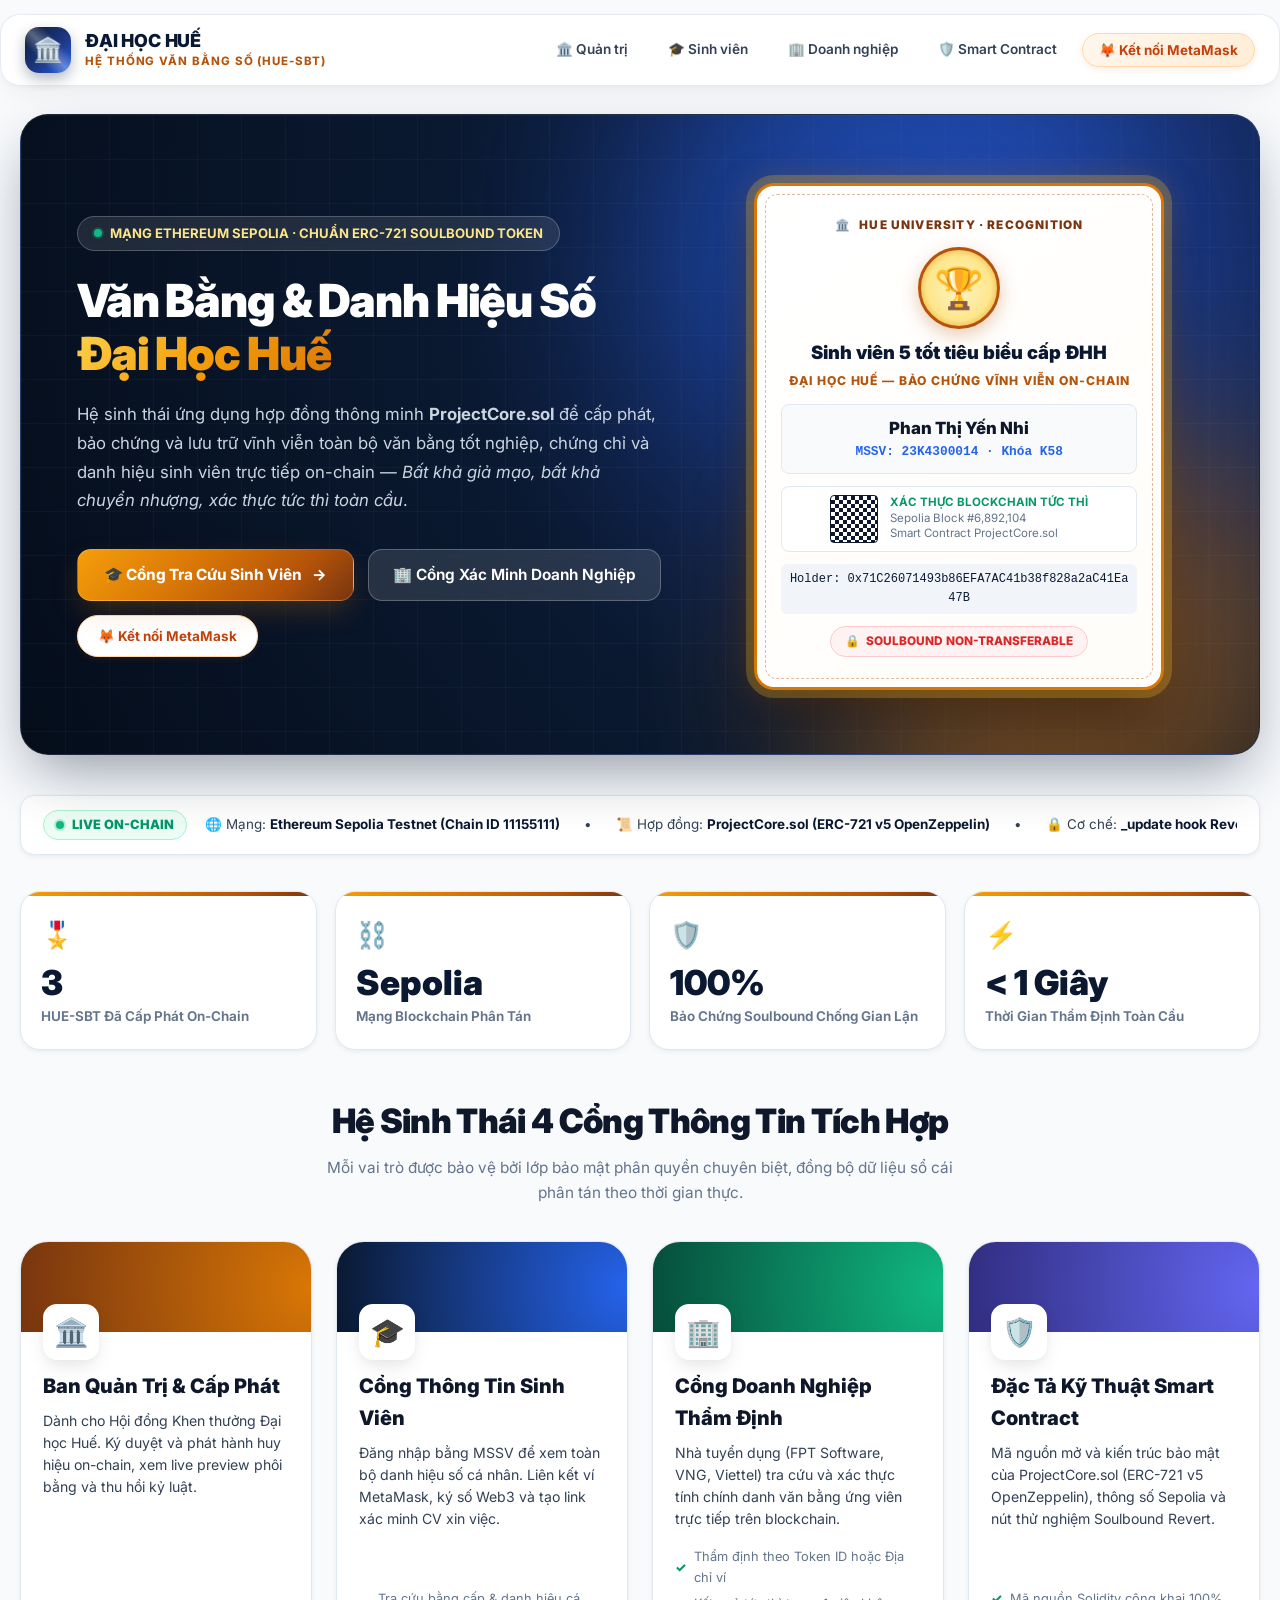
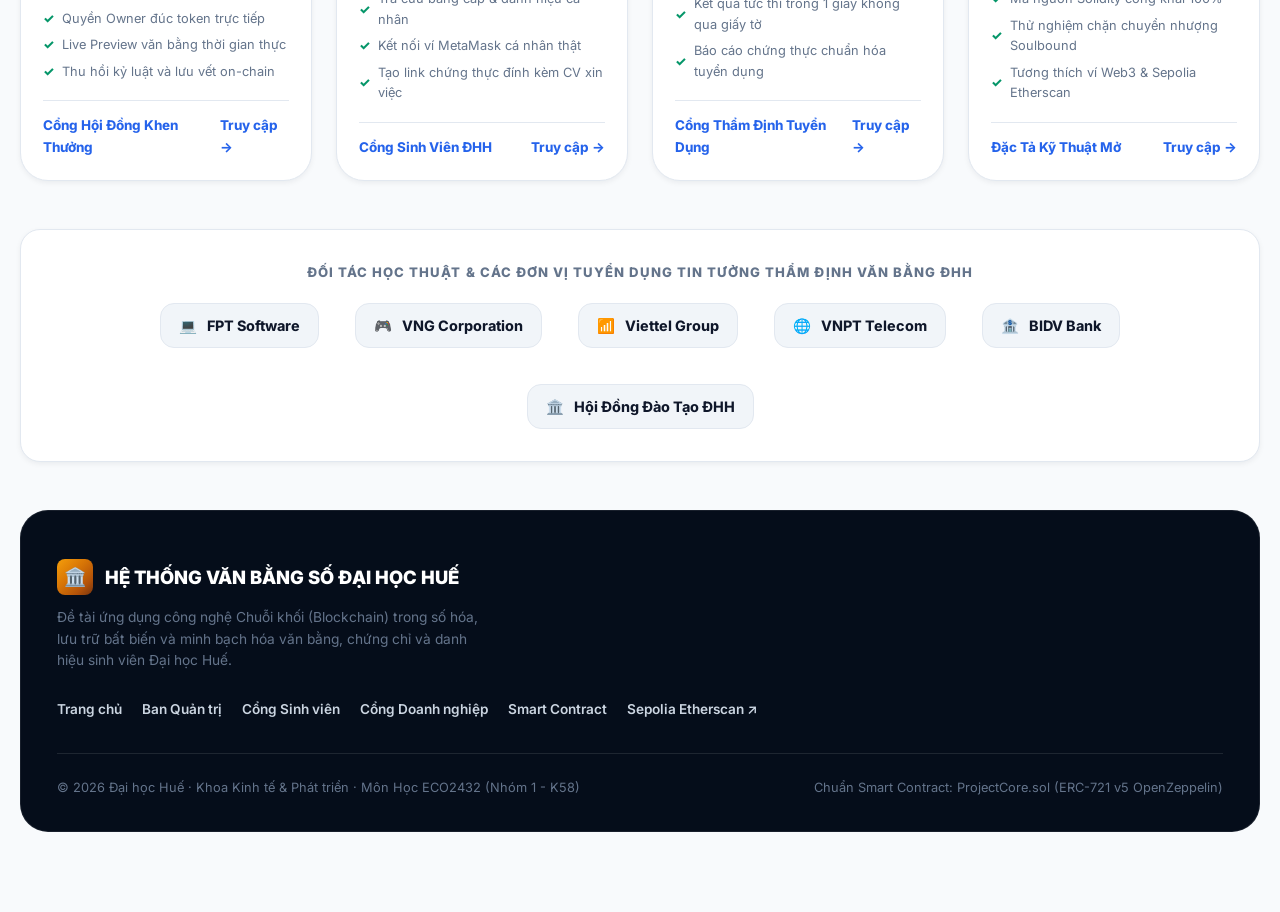
<file: index.html>
<!DOCTYPE html>
<html lang="vi">
<head>
  <meta charset="UTF-8">
  <meta name="viewport" content="width=device-width, initial-scale=1.0">
  <title>HUE Soulbound Credentials — Hệ Thống Văn Bằng Số Đại Học Huế</title>
  <meta name="description" content="Nền tảng quản lý, cấp phát và thẩm định văn bằng thành tích sinh viên Đại học Huế trên blockchain Sepolia Testnet.">
  <link rel="preconnect" href="https://fonts.googleapis.com">
  <link rel="preconnect" href="https://fonts.gstatic.com" crossorigin>
  <link href="https://fonts.googleapis.com/css2?family=Inter:wght@400;500;600;700;800;900&display=swap" rel="stylesheet">
  <link rel="stylesheet" href="style.css">
</head>
<body>
  <!-- Floating Glass Header Navigation -->
  <header class="page-top-nav">
    <a href="index.html" class="page-nav-brand">
      <div class="page-nav-logo">🏛️</div>
      <div>
        <div class="page-nav-title">ĐẠI HỌC HUẾ</div>
        <div class="page-nav-subtitle">Hệ Thống Văn Bằng Số (HUE-SBT)</div>
      </div>
    </a>

    <div class="page-nav-actions">
      <a href="admin.html" class="nav-link-btn">🏛️ Quản trị</a>
      <a href="student.html" class="nav-link-btn">🎓 Sinh viên</a>
      <a href="enterprise.html" class="nav-link-btn">🏢 Doanh nghiệp</a>
      <a href="contract.html" class="nav-link-btn">🛡️ Smart Contract</a>
      <button class="btn-connect-metamask" onclick="handleWalletBtnClick()">🦊 Kết nối MetaMask</button>
    </div>
  </header>

  <div class="app-container">
    <!-- MAGNIFICENT HERO MASTER BANNER -->
    <section class="hero-master-banner">
      <div class="hero-mesh-grid"></div>
      <div class="hero-glow-orb hero-glow-orb-blue"></div>
      <div class="hero-glow-orb hero-glow-orb-gold"></div>

      <div class="hero-content-split">
        <!-- Left Column: Inspiring Presentation -->
        <div>
          <div class="hero-badge-pill">
            <span class="wallet-dot"></span>
            <span>MẠNG ETHEREUM SEPOLIA · CHUẨN ERC-721 SOULBOUND TOKEN</span>
          </div>

          <h1 class="hero-headline">
            Văn Bằng &amp; Danh Hiệu Số<br>
            <span class="gradient-gold">Đại Học Huế</span>
          </h1>

          <p class="hero-lead-text">
            Hệ sinh thái ứng dụng hợp đồng thông minh <strong>ProjectCore.sol</strong> để cấp phát, bảo chứng và lưu trữ vĩnh viễn toàn bộ văn bằng tốt nghiệp, chứng chỉ và danh hiệu sinh viên trực tiếp on-chain — <em>Bất khả giả mạo, bất khả chuyển nhượng, xác thực tức thì toàn cầu</em>.
          </p>

          <div class="hero-buttons-cluster">
            <a href="student.html" class="btn-hero-primary">
              <span>🎓 Cổng Tra Cứu Sinh Viên</span>
              <span>→</span>
            </a>
            <a href="enterprise.html" class="btn-hero-glass">
              <span>🏢 Cổng Xác Minh Doanh Nghiệp</span>
            </a>
            <button class="btn-connect-metamask" style="background:#fff;padding:12px 20px;" onclick="handleWalletBtnClick()">
              🦊 Kết Nối Ví MetaMask
            </button>
          </div>
        </div>

        <!-- Right Column: Interactive 3D Floating Diploma Card -->
        <div class="hero-certificate-stage">
          <div class="hologram-diploma-card">
            <div class="diploma-ornate-border"></div>

            <div class="diploma-crest">
              <span>🏛️</span> <span>HUE UNIVERSITY · RECOGNITION</span>
            </div>

            <div class="diploma-seal-medallion">
              🏆
            </div>

            <h3 class="diploma-title">Sinh viên 5 tốt tiêu biểu cấp ĐHH</h3>
            <div class="diploma-subtitle">ĐẠI HỌC HUẾ — BẢO CHỨNG VĨNH VIỄN ON-CHAIN</div>

            <div class="diploma-student-box">
              <div class="diploma-student-name">Phan Thị Yến Nhi</div>
              <div class="diploma-student-id">MSSV: 23K4300014 · Khóa K58</div>
            </div>

            <div class="diploma-qr-bar">
              <div class="diploma-qr-matrix"></div>
              <div class="diploma-qr-meta">
                <strong>XÁC THỰC BLOCKCHAIN TỨC THÌ</strong>
                <span>Sepolia Block #6,892,104</span><br>
                <span>Smart Contract ProjectCore.sol</span>
              </div>
            </div>

            <div style="font-family:monospace;font-size:0.75rem;color:var(--primary);margin-bottom:12px;word-break:break-all;background:#f1f5f9;padding:6px;border-radius:6px;">
              Holder: 0x71C26071493b86EFA7AC41b38f828a2aC41Ea47B
            </div>

            <div class="diploma-lock-pill">
              <span>🔒</span> <span>SOULBOUND NON-TRANSFERABLE</span>
            </div>
          </div>
        </div>
      </div>
    </section>

    <!-- LIVE ON-CHAIN MARQUEE TICKER BANNER -->
    <div class="live-ticker-banner">
      <div class="ticker-label">
        <span class="wallet-dot"></span> LIVE ON-CHAIN
      </div>
      <div class="ticker-feed">
        <div class="ticker-item">
          <span>🌐 Mạng: <strong>Ethereum Sepolia Testnet (Chain ID 11155111)</strong></span>
        </div>
        <span>•</span>
        <div class="ticker-item">
          <span>📜 Hợp đồng: <strong>ProjectCore.sol (ERC-721 v5 OpenZeppelin)</strong></span>
        </div>
        <span>•</span>
        <div class="ticker-item">
          <span>🔒 Cơ chế: <strong>_update hook Revert (Khóa chuyển nhượng 100%)</strong></span>
        </div>
        <span>•</span>
        <div class="ticker-item">
          <span>🏢 Đơn vị thẩm định liên kết: <strong>FPT Software, VNG, Viettel Group</strong></span>
        </div>
      </div>
    </div>

    <!-- STATS SHOWCASE CARDS (4 GRIDS) -->
    <div class="stats-banner-grid">
      <div class="stat-glow-card">
        <div class="stat-card-icon">🎖️</div>
        <div class="stat-card-number" id="statMinted">3</div>
        <div class="stat-card-title">HUE-SBT Đã Cấp Phát On-Chain</div>
      </div>

      <div class="stat-glow-card">
        <div class="stat-card-icon">⛓️</div>
        <div class="stat-card-number">Sepolia</div>
        <div class="stat-card-title">Mạng Blockchain Phân Tán</div>
      </div>

      <div class="stat-glow-card">
        <div class="stat-card-icon">🛡️</div>
        <div class="stat-card-number">100%</div>
        <div class="stat-card-title">Bảo Chứng Soulbound Chống Gian Lận</div>
      </div>

      <div class="stat-glow-card">
        <div class="stat-card-icon">⚡</div>
        <div class="stat-card-number">&lt; 1 Giây</div>
        <div class="stat-card-title">Thời Gian Thẩm Định Toàn Cầu</div>
      </div>
    </div>

    <!-- PORTALS SECTION WITH COVER BANNERS -->
    <section style="margin-bottom:48px;">
      <div class="portals-section-header">
        <h2 class="portals-section-title">Hệ Sinh Thái 4 Cổng Thông Tin Tích Hợp</h2>
        <p class="portals-section-desc">
          Mỗi vai trò được bảo vệ bởi lớp bảo mật phân quyền chuyên biệt, đồng bộ dữ liệu sổ cái phân tán theo thời gian thực.
        </p>
      </div>

      <div class="portal-cards-deck">
        <!-- Portal 1: Admin -->
        <a href="admin.html" class="portal-premium-card">
          <div class="portal-card-banner portal-card-banner--admin">
            <div class="portal-avatar-icon">🏛️</div>
          </div>
          <div class="portal-card-body">
            <h3 class="portal-role-title">Ban Quản Trị &amp; Cấp Phát</h3>
            <p class="portal-role-desc">
              Dành cho Hội đồng Khen thưởng Đại học Huế. Ký duyệt và phát hành huy hiệu on-chain, xem live preview phôi bằng và thu hồi kỷ luật.
            </p>
            <ul class="portal-role-features">
              <li><span class="check">✓</span> Quyền Owner đúc token trực tiếp</li>
              <li><span class="check">✓</span> Live Preview văn bằng thời gian thực</li>
              <li><span class="check">✓</span> Thu hồi kỷ luật và lưu vết on-chain</li>
            </ul>
            <div class="portal-card-footer">
              <span>Cổng Hội Đồng Khen Thưởng</span>
              <span>Truy cập →</span>
            </div>
          </div>
        </a>

        <!-- Portal 2: Student -->
        <a href="student.html" class="portal-premium-card">
          <div class="portal-card-banner portal-card-banner--student">
            <div class="portal-avatar-icon">🎓</div>
          </div>
          <div class="portal-card-body">
            <h3 class="portal-role-title">Cổng Thông Tin Sinh Viên</h3>
            <p class="portal-role-desc">
              Đăng nhập bằng MSSV để xem toàn bộ danh hiệu số cá nhân. Liên kết ví MetaMask, ký số Web3 và tạo link xác minh CV xin việc.
            </p>
            <ul class="portal-role-features">
              <li><span class="check">✓</span> Tra cứu bằng cấp &amp; danh hiệu cá nhân</li>
              <li><span class="check">✓</span> Kết nối ví MetaMask cá nhân thật</li>
              <li><span class="check">✓</span> Tạo link chứng thực đính kèm CV xin việc</li>
            </ul>
            <div class="portal-card-footer">
              <span>Cổng Sinh Viên ĐHH</span>
              <span>Truy cập →</span>
            </div>
          </div>
        </a>

        <!-- Portal 3: Enterprise -->
        <a href="enterprise.html" class="portal-premium-card">
          <div class="portal-card-banner portal-card-banner--enterprise">
            <div class="portal-avatar-icon">🏢</div>
          </div>
          <div class="portal-card-body">
            <h3 class="portal-role-title">Cổng Doanh Nghiệp Thẩm Định</h3>
            <p class="portal-role-desc">
              Nhà tuyển dụng (FPT Software, VNG, Viettel) tra cứu và xác thực tính chính danh văn bằng ứng viên trực tiếp trên blockchain.
            </p>
            <ul class="portal-role-features">
              <li><span class="check">✓</span> Thẩm định theo Token ID hoặc Địa chỉ ví</li>
              <li><span class="check">✓</span> Kết quả tức thì trong 1 giây không qua giấy tờ</li>
              <li><span class="check">✓</span> Báo cáo chứng thực chuẩn hóa tuyển dụng</li>
            </ul>
            <div class="portal-card-footer">
              <span>Cổng Thẩm Định Tuyển Dụng</span>
              <span>Truy cập →</span>
            </div>
          </div>
        </a>

        <!-- Portal 4: Smart Contract Specs -->
        <a href="contract.html" class="portal-premium-card">
          <div class="portal-card-banner portal-card-banner--contract">
            <div class="portal-avatar-icon">🛡️</div>
          </div>
          <div class="portal-card-body">
            <h3 class="portal-role-title">Đặc Tả Kỹ Thuật Smart Contract</h3>
            <p class="portal-role-desc">
              Mã nguồn mở và kiến trúc bảo mật của ProjectCore.sol (ERC-721 v5 OpenZeppelin), thông số Sepolia và nút thử nghiệm Soulbound Revert.
            </p>
            <ul class="portal-role-features">
              <li><span class="check">✓</span> Mã nguồn Solidity công khai 100%</li>
              <li><span class="check">✓</span> Thử nghiệm chặn chuyển nhượng Soulbound</li>
              <li><span class="check">✓</span> Tương thích ví Web3 &amp; Sepolia Etherscan</li>
            </ul>
            <div class="portal-card-footer">
              <span>Đặc Tả Kỹ Thuật Mở</span>
              <span>Truy cập →</span>
            </div>
          </div>
        </a>
      </div>
    </section>

    <!-- CORPORATE TRUST & EMPLOYERS PARTNER BANNER -->
    <div class="partners-trust-banner">
      <div class="partners-title">
        ĐỐI TÁC HỌC THUẬT &amp; CÁC ĐƠN VỊ TUYỂN DỤNG TIN TƯỞNG THẨM ĐỊNH VĂN BẰNG ĐHH
      </div>
      <div class="partners-logos-row">
        <div class="partner-logo-item">
          <span>💻</span> <span>FPT Software</span>
        </div>
        <div class="partner-logo-item">
          <span>🎮</span> <span>VNG Corporation</span>
        </div>
        <div class="partner-logo-item">
          <span>📶</span> <span>Viettel Group</span>
        </div>
        <div class="partner-logo-item">
          <span>🌐</span> <span>VNPT Telecom</span>
        </div>
        <div class="partner-logo-item">
          <span>🏦</span> <span>BIDV Bank</span>
        </div>
        <div class="partner-logo-item">
          <span>🏛️</span> <span>Hội Đồng Đào Tạo ĐHH</span>
        </div>
      </div>
    </div>

    <!-- SITE FOOTER BANNER -->
    <footer class="site-footer-banner">
      <div class="footer-top-row">
        <div class="footer-col-info">
          <div style="display:flex;align-items:center;gap:12px;margin-bottom:12px;">
            <div style="width:36px;height:36px;border-radius:8px;background:var(--gold-gradient);display:flex;align-items:center;justify-content:center;font-size:18px;">🏛️</div>
            <h4 style="margin:0;">HỆ THỐNG VĂN BẰNG SỐ ĐẠI HỌC HUẾ</h4>
          </div>
          <p>
            Đề tài ứng dụng công nghệ Chuỗi khối (Blockchain) trong số hóa, lưu trữ bất biến và minh bạch hóa văn bằng, chứng chỉ và danh hiệu sinh viên Đại học Huế.
          </p>
        </div>

        <div class="footer-col-links">
          <a href="index.html">Trang chủ</a>
          <a href="admin.html">Ban Quản trị</a>
          <a href="student.html">Cổng Sinh viên</a>
          <a href="enterprise.html">Cổng Doanh nghiệp</a>
          <a href="contract.html">Smart Contract</a>
          <a href="https://sepolia.etherscan.io" target="_blank">Sepolia Etherscan ↗</a>
        </div>
      </div>

      <div class="footer-bottom-row">
        <div>© 2026 Đại học Huế · Khoa Kinh tế &amp; Phát triển · Môn Học ECO2432 (Nhóm 1 - K58)</div>
        <div>Chuẩn Smart Contract: <code>ProjectCore.sol (ERC-721 v5 OpenZeppelin)</code></div>
      </div>
    </footer>
  </div>

  <div id="toastContainer" class="toast-container"></div>

  <script src="shared.js"></script>
  <script>
    document.addEventListener("DOMContentLoaded", () => {
      const db = loadDatabase();
      document.getElementById("statMinted").innerText = db.length;
    });
  </script>
</body>
</html>
</file>
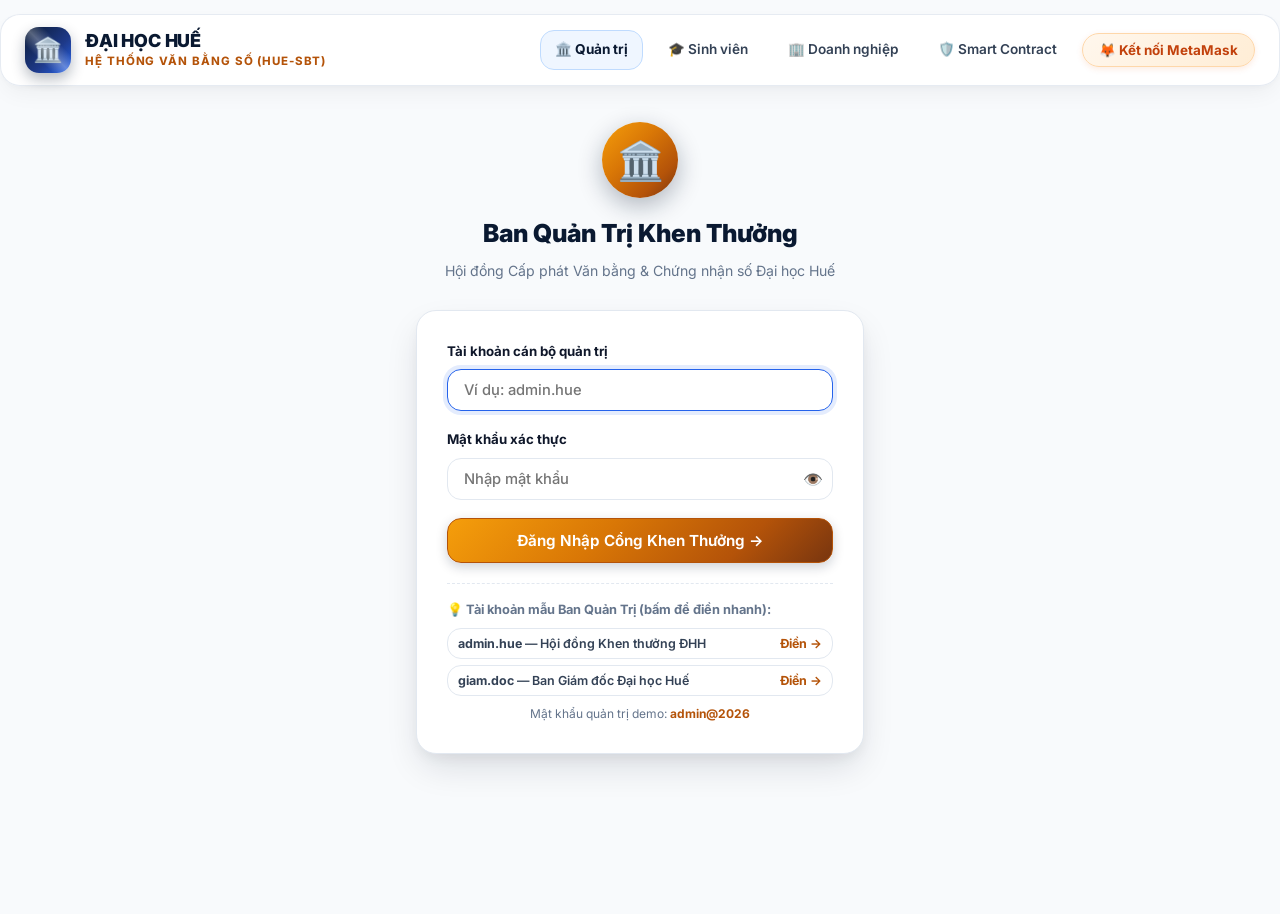
<file: admin.html>
<!DOCTYPE html>
<html lang="vi">
<head>
  <meta charset="UTF-8">
  <meta name="viewport" content="width=device-width, initial-scale=1.0">
  <title>Ban Quản Trị & Cấp Phát — HUE Soulbound Credentials</title>
  <meta name="description" content="Cổng quản trị dành cho Hội đồng Khen thưởng Đại học Huế: Ký duyệt và phát hành huy hiệu thành tích số HUE-SBT.">
  <link rel="preconnect" href="https://fonts.googleapis.com">
  <link rel="preconnect" href="https://fonts.gstatic.com" crossorigin>
  <link href="https://fonts.googleapis.com/css2?family=Inter:wght@400;500;600;700;800;900&display=swap" rel="stylesheet">
  <link rel="stylesheet" href="style.css">
</head>
<body>
  <!-- Floating Glass Header Navigation -->
  <header class="page-top-nav">
    <a href="index.html" class="page-nav-brand">
      <div class="page-nav-logo">🏛️</div>
      <div>
        <div class="page-nav-title">ĐẠI HỌC HUẾ</div>
        <div class="page-nav-subtitle">Hệ Thống Văn Bằng Số (HUE-SBT)</div>
      </div>
    </a>

    <div class="page-nav-actions">
      <a href="admin.html" class="nav-link-btn active">🏛️ Quản trị</a>
      <a href="student.html" class="nav-link-btn">🎓 Sinh viên</a>
      <a href="enterprise.html" class="nav-link-btn">🏢 Doanh nghiệp</a>
      <a href="contract.html" class="nav-link-btn">🛡️ Smart Contract</a>
      <button class="btn-connect-metamask" onclick="handleWalletBtnClick()">🦊 Kết nối MetaMask</button>
    </div>
  </header>

  <div class="app-container">
    <!-- MÀN HÌNH 1: ĐĂNG NHẬP QUẢN TRỊ VIÊN -->
    <div id="adminLoginScreen" class="student-login-wrapper">
      <div class="student-login-header">
        <div class="student-login-logo" style="background:var(--gold-gradient);">🏛️</div>
        <h2 class="student-login-title">Ban Quản Trị Khen Thưởng</h2>
        <p class="student-login-subtitle">Hội đồng Cấp phát Văn bằng &amp; Chứng nhận số Đại học Huế</p>
      </div>

      <div class="student-login-card">
        <div id="adminLoginError" style="display:none;background:var(--rose-light);border:1px solid var(--rose-border);color:var(--rose);padding:12px;border-radius:var(--radius-sm);font-size:0.85rem;margin-bottom:16px;">
          <span style="font-weight:700;">Lỗi:</span> Tài khoản hoặc mật khẩu quản trị không chính xác.
        </div>

        <form id="formAdminLogin" onsubmit="handleAdminLogin(event)">
          <div class="form-group">
            <label class="form-label" for="adminLoginUser">Tài khoản cán bộ quản trị</label>
            <input type="text" id="adminLoginUser" class="form-input" placeholder="Ví dụ: admin.hue" required autofocus autocomplete="username">
          </div>

          <div class="form-group">
            <label class="form-label" for="adminLoginPass">Mật khẩu xác thực</label>
            <div style="position:relative;">
              <input type="password" id="adminLoginPass" class="form-input" placeholder="Nhập mật khẩu" required autocomplete="current-password" style="padding-right:44px;">
              <button type="button" onclick="togglePwd('adminLoginPass', this)" style="position:absolute;right:10px;top:50%;transform:translateY(-50%);background:none;border:none;cursor:pointer;font-size:16px;color:var(--text-dim);" title="Hiện/Ẩn mật khẩu">👁️</button>
            </div>
          </div>

          <button type="submit" class="btn-primary" style="width:100%;padding:12px;font-size:0.95rem;background:var(--gold-gradient);border-color:#b45309;">
            Đăng Nhập Cổng Khen Thưởng →
          </button>
        </form>

        <div class="login-hint-box">
          <div style="font-size:0.8rem;color:var(--text-dim);font-weight:700;margin-bottom:8px;">💡 Tài khoản mẫu Ban Quản Trị (bấm để điền nhanh):</div>
          <div style="display:flex;flex-direction:column;gap:6px;">
            <button type="button" class="btn-outline" style="font-size:0.78rem;padding:7px 10px;text-align:left;justify-content:space-between;display:flex;" onclick="fillAdminDemo('admin.hue', 'admin@2026')">
              <span><strong>admin.hue</strong> — Hội đồng Khen thưởng ĐHH</span>
              <span style="color:var(--gold);font-weight:700;">Điền →</span>
            </button>
            <button type="button" class="btn-outline" style="font-size:0.78rem;padding:7px 10px;text-align:left;justify-content:space-between;display:flex;" onclick="fillAdminDemo('giam.doc', 'admin@2026')">
              <span><strong>giam.doc</strong> — Ban Giám đốc Đại học Huế</span>
              <span style="color:var(--gold);font-weight:700;">Điền →</span>
            </button>
          </div>
          <div style="font-size:0.75rem;color:var(--text-dim);margin-top:8px;text-align:center;">Mật khẩu quản trị demo: <code style="color:var(--gold);font-weight:700;">admin@2026</code></div>
        </div>
      </div>
    </div>

    <!-- MÀN HÌNH 2: DASHBOARD QUẢN TRỊ VIÊN -->
    <div id="adminDashboard" style="display:none;">
      <!-- Admin Header Banner -->
      <div class="card" style="margin-bottom:24px;border-left:5px solid var(--gold);background:linear-gradient(to right, #fffdfa 0%, #ffffff 100%);">
        <div style="display:flex;justify-content:space-between;align-items:center;flex-wrap:wrap;gap:16px;">
          <div>
            <div style="display:flex;align-items:center;gap:10px;">
              <h2 id="adminDisplayName" style="font-size:1.3rem;font-weight:850;color:var(--text-main);">Hội đồng Khen thưởng — Đại học Huế</h2>
              <span class="badge-tag" style="background:var(--gold-light);color:var(--gold);border-color:var(--gold-border);">Quyền Cấp Phát On-Chain (Owner)</span>
            </div>
            <div style="font-size:0.86rem;color:var(--text-dim);margin-top:4px;">
              Hợp đồng thông minh: <code>ProjectCore.sol</code> · Mạng Ethereum Sepolia Testnet · Chuẩn ERC-721 Soulbound
            </div>
          </div>
          <div style="display:flex;gap:10px;align-items:center;">
            <button class="btn-outline" onclick="handleAdminLogout()" style="font-size:0.84rem;padding:7px 16px;color:var(--rose);border-color:var(--rose-border);">
              🚪 Đăng xuất
            </button>
          </div>
        </div>
      </div>

      <!-- Main Issuance Grid -->
      <div class="portal-grid" style="margin-bottom:24px;">
        <!-- Left: Form cấp phát mới -->
        <div class="card">
          <div class="card-header">
            <h3 class="card-title">📝 Cấp Mới Huy Hiệu HUE-SBT</h3>
            <span class="badge-tag" style="background:var(--emerald-light);color:var(--emerald);border-color:var(--emerald-border);">Chuẩn ERC-721</span>
          </div>

          <form id="formMintBadge" onsubmit="handleMintBadge(event)">
            <!-- Danh mục vinh danh -->
            <div class="form-group">
              <label class="form-label" for="selectBadgeType">
                <span>Danh mục vinh danh khen thưởng</span>
                <span class="required-star">*</span>
              </label>
              <select id="selectBadgeType" class="form-select" onchange="updateLivePreview()" required>
                <!-- Generated by JS -->
              </select>
            </div>

            <!-- Họ tên sinh viên -->
            <div class="form-group">
              <label class="form-label" for="inputStudentName">
                <span>Họ và tên sinh viên</span>
                <span class="required-star">*</span>
              </label>
              <div class="input-icon-box">
                <span class="input-icon">👤</span>
                <input type="text" id="inputStudentName" class="form-input" placeholder="Ví dụ: Phan Thị Yến Nhi" oninput="updateLivePreview()" required>
              </div>
              <div class="quick-name-suggestions">
                <span class="suggestion-label">Gợi ý sinh viên:</span>
                <button type="button" class="chip-suggestion" onclick="quickFillStudent('Phan Thị Yến Nhi', '23K4300014', '0x71C26071493b86EFA7AC41b38f828a2aC41Ea47B')">Phan Thị Yến Nhi</button>
                <button type="button" class="chip-suggestion" onclick="quickFillStudent('Nguyễn Quốc Bảo', '23K4300028', '0x3C44CdDdB6a900fa2b585dd299e03d12FA4293BC')">Nguyễn Quốc Bảo</button>
                <button type="button" class="chip-suggestion" onclick="quickFillStudent('Lê Thị Diệu Linh', '23K4300085', '0x90F79bf6EB2c4f870365E785982E1f101E93b906')">Lê Thị Diệu Linh</button>
              </div>
            </div>

            <!-- Hàng 2: MSSV & Địa chỉ ví -->
            <div class="form-row">
              <div class="form-group" style="flex: 1;">
                <label class="form-label" for="inputStudentId">
                  <span>Mã số sinh viên (MSSV)</span>
                  <span class="required-star">*</span>
                </label>
                <input type="text" id="inputStudentId" class="form-input" placeholder="Ví dụ: 23K4300014" oninput="updateLivePreview()" required>
              </div>

              <div class="form-group" style="flex: 1.5;">
                <label class="form-label" for="inputRecipientAddress">
                  <span>Địa chỉ ví on-chain sinh viên</span>
                  <span class="required-star">*</span>
                </label>
                <div style="display:flex;gap:6px;">
                  <input type="text" id="inputRecipientAddress" class="form-input" placeholder="0x..." style="font-family:monospace;font-size:0.85rem;" oninput="updateLivePreview()" required>
                  <button type="button" class="btn-outline" style="padding:6px 12px;font-size:0.75rem;white-space:nowrap;background:#fff7ed;color:#c2410c;border-color:#fed7aa;" onclick="fillConnectedWalletToRecipient()" title="Điền địa chỉ ví MetaMask đang kết nối">
                    🦊 Lấy ví
                  </button>
                </div>
              </div>
            </div>

            <div style="background:var(--bg-subtle);border:1px solid var(--border-color);border-radius:var(--radius-sm);padding:14px;margin-bottom:18px;font-size:0.84rem;color:var(--text-muted);line-height:1.55;">
              🔒 <strong>Đặc tính Soulbound Token:</strong> Huy hiệu sau khi được cấp sẽ vĩnh viễn gắn liền với danh tính và ví của sinh viên. Mọi giao dịch chuyển nhượng, mua bán hoặc ủy quyền sẽ bị Smart Contract từ chối on-chain.
            </div>

            <button type="submit" class="btn-primary" style="width:100%;padding:13px;font-size:0.96rem;background:var(--gold-gradient);border-color:#b45309;">
              ✍️ Ký Duyệt &amp; Phát Hành HUE-SBT On-Chain
            </button>
          </form>
        </div>

        <!-- Right: Live Preview Certificate Card -->
        <div class="card" style="display:flex;flex-direction:column;align-items:center;justify-content:center;background:linear-gradient(135deg, #fffdfa 0%, #ffffff 100%);">
          <div class="card-header" style="width:100%;margin-bottom:14px;">
            <h3 class="card-title">👁️ Bản Xem Trước Văn Bằng (Live Preview)</h3>
            <span class="badge-tag" style="background:var(--gold-light);color:var(--gold);border-color:var(--gold-border);">Bảo chứng bởi ĐH Huế</span>
          </div>

          <div class="hologram-diploma-card" style="max-width:370px;animation:none;">
            <div class="diploma-ornate-border"></div>
            <div class="diploma-crest">
              <span>🏛️</span> <span>HUE UNIVERSITY · RECOGNITION</span>
            </div>
            <div class="diploma-seal-medallion" id="previewBadgeIcon">🏆</div>
            <h3 class="diploma-title" id="previewBadgeTitle">Sinh viên 5 tốt tiêu biểu cấp ĐHH</h3>
            <div class="diploma-subtitle">ĐẠI HỌC HUẾ — BẢO CHỨNG VĨNH VIỄN ON-CHAIN</div>
            
            <div class="diploma-student-box">
              <div class="diploma-student-name" id="previewStudentName">Phan Thị Yến Nhi</div>
              <div class="diploma-student-id" id="previewStudentId">MSSV: 23K4300014 · Khóa K58</div>
            </div>

            <div class="diploma-qr-bar">
              <div class="diploma-qr-matrix"></div>
              <div class="diploma-qr-meta">
                <strong>XÁC THỰC BLOCKCHAIN ON-CHAIN</strong>
                <span>Sepolia Block #6,892,104</span><br>
                <span>Smart Contract ProjectCore.sol</span>
              </div>
            </div>

            <div style="font-family:monospace;font-size:0.75rem;color:var(--primary);margin-bottom:12px;word-break:break-all;background:#f1f5f9;padding:6px;border-radius:6px;">
              Holder: <span id="previewRecipientAddr">0x71C26071493b86EFA7AC41b38f828a2aC41Ea47B</span>
            </div>

            <div class="diploma-lock-pill">
              <span>🔒</span> <span>SOULBOUND NON-TRANSFERABLE</span>
            </div>
          </div>
        </div>
      </div>

      <!-- Sổ cái văn bằng on-chain đã cấp -->
      <div class="card">
        <div class="card-header">
          <div>
            <h3 class="card-title">📜 Sổ Cái Văn Bằng &amp; Huy Hiệu Đã Phát Hành On-Chain</h3>
            <p class="card-subtitle">Dữ liệu thực tế ghi nhận trạng thái Smart Contract ProjectCore.sol (Sepolia Testnet)</p>
          </div>
          <span id="adminTotalBadgesTag" class="badge-tag">3 Huy hiệu</span>
        </div>

        <div style="overflow-x:auto;">
          <table class="verify-meta-table">
            <thead>
              <tr>
                <th>Token ID</th>
                <th>Danh hiệu vinh danh</th>
                <th>Sinh viên</th>
                <th>MSSV</th>
                <th>Địa chỉ ví nhận</th>
                <th>Thời gian cấp</th>
                <th>Trạng thái</th>
                <th>Thao tác</th>
              </tr>
            </thead>
            <tbody id="adminBadgesTableBody">
              <!-- Rendered by JS -->
            </tbody>
          </table>
        </div>
      </div>
    </div>
  </div>

  <!-- MODAL: XÁC NHẬN THU HỒI HUY HIỆU -->
  <div id="revokeModal" class="modal-overlay" onclick="if(event.target===this)closeRevokeModal()">
    <div class="modal-box" style="border-top:4px solid var(--rose);">
      <div class="modal-icon-revert">⚠️</div>
      <h3 class="modal-title" style="color:var(--rose);">Quyết Định Thu Hồi Văn Bằng On-Chain</h3>
      <p class="modal-text">
        Bạn đang tiến hành thu hồi vĩnh viễn Token ID <strong id="revokeTargetTokenId">#0</strong> của sinh viên <strong id="revokeTargetStudent">...</strong>.
      </p>

      <div class="form-group" style="text-align:left;">
        <label class="form-label" for="inputRevokeReason">
          <span>Căn cứ / Lý do thu hồi (Số Quyết định kỷ luật)</span>
          <span class="required-star">*</span>
        </label>
        <input type="text" id="inputRevokeReason" class="form-input" placeholder="Ví dụ: Quyết định kỷ luật số 124/QĐ-ĐHH do vi phạm quy chế thi cử">
      </div>

      <div style="display:flex;gap:10px;justify-content:flex-end;margin-top:20px;">
        <button class="btn-outline" onclick="closeRevokeModal()">Hủy bỏ</button>
        <button class="btn-primary" style="background:var(--rose);border-color:var(--rose);" onclick="confirmRevokeBadge()">
          Xác Nhận Thu Hồi On-Chain
        </button>
      </div>
    </div>
  </div>

  <div id="toastContainer" class="toast-container"></div>

  <script src="shared.js"></script>
  <script>
    let pendingRevokeTokenId = null;

    document.addEventListener("DOMContentLoaded", () => {
      initBadgeTypeSelect();
      const savedAdmin = sessionStorage.getItem("logged_admin_user");
      if (savedAdmin && ADMIN_ACCOUNTS[savedAdmin]) {
        loginAdmin(savedAdmin);
      }
      updateLivePreview();
    });

    function initBadgeTypeSelect() {
      const select = document.getElementById("selectBadgeType");
      select.innerHTML = "";
      Object.keys(BADGE_TYPES).forEach(id => {
        const item = BADGE_TYPES[id];
        const opt = document.createElement("option");
        opt.value = id;
        opt.innerText = `${item.icon} ${item.title}`;
        select.appendChild(opt);
      });
    }

    function fillAdminDemo(user, pwd) {
      document.getElementById("adminLoginUser").value = user;
      document.getElementById("adminLoginPass").value = pwd;
      document.getElementById("adminLoginError").style.display = "none";
    }

    function handleAdminLogin(e) {
      e.preventDefault();
      const user = document.getElementById("adminLoginUser").value.trim();
      const pwd = document.getElementById("adminLoginPass").value;
      const errorBox = document.getElementById("adminLoginError");

      const acc = ADMIN_ACCOUNTS[user];
      if (!acc || acc.password !== pwd) {
        errorBox.style.display = "block";
        document.getElementById("adminLoginPass").value = "";
        return;
      }

      errorBox.style.display = "none";
      sessionStorage.setItem("logged_admin_user", user);
      loginAdmin(user);
      showToast(`✅ Chào mừng ${acc.displayName}!`, "success");
    }

    function loginAdmin(user) {
      const acc = ADMIN_ACCOUNTS[user];
      document.getElementById("adminDisplayName").innerText = acc.displayName;
      document.getElementById("adminLoginScreen").style.display = "none";
      document.getElementById("adminDashboard").style.display = "block";
      renderAdminBadgesTable();
    }

    function handleAdminLogout() {
      sessionStorage.removeItem("logged_admin_user");
      document.getElementById("formAdminLogin").reset();
      document.getElementById("adminLoginError").style.display = "none";
      document.getElementById("adminLoginScreen").style.display = "block";
      document.getElementById("adminDashboard").style.display = "none";
      showToast("Đã đăng xuất khỏi Cổng Quản Trị.", "info");
    }

    function quickFillStudent(name, id, addr) {
      document.getElementById("inputStudentName").value = name;
      document.getElementById("inputStudentId").value = id;
      document.getElementById("inputRecipientAddress").value = addr;
      updateLivePreview();
    }

    function fillConnectedWalletToRecipient() {
      const wallet = getConnectedWallet();
      if (wallet) {
        document.getElementById("inputRecipientAddress").value = wallet;
        updateLivePreview();
        showToast("🦊 Đã điền địa chỉ ví MetaMask đang kết nối!", "info");
      } else {
        connectMetaMask().then(w => {
          if (w) {
            document.getElementById("inputRecipientAddress").value = w;
            updateLivePreview();
          }
        });
      }
    }

    function updateLivePreview() {
      const typeId = document.getElementById("selectBadgeType").value;
      const name = document.getElementById("inputStudentName").value.trim() || "Phan Thị Yến Nhi";
      const id = document.getElementById("inputStudentId").value.trim() || "23K4300014";
      const addr = document.getElementById("inputRecipientAddress").value.trim() || "0x71C26071493b86EFA7AC41b38f828a2aC41Ea47B";

      const info = BADGE_TYPES[typeId] || { title: "Vinh danh thành tích", icon: "🏆" };

      document.getElementById("previewBadgeIcon").innerText = info.icon;
      document.getElementById("previewBadgeTitle").innerText = info.title;
      document.getElementById("previewStudentName").innerText = name;
      document.getElementById("previewStudentId").innerText = `MSSV: ${id} · Khóa K58`;
      document.getElementById("previewRecipientAddr").innerText = addr;
    }

    async function handleMintBadge(e) {
      e.preventDefault();
      const badgeType = parseInt(document.getElementById("selectBadgeType").value);
      const studentName = document.getElementById("inputStudentName").value.trim();
      const studentId = document.getElementById("inputStudentId").value.trim();
      const recipient = document.getElementById("inputRecipientAddress").value.trim();

      if (!recipient.startsWith("0x") || recipient.length < 10) {
        showToast("Địa chỉ ví nhận không hợp lệ (phải bắt đầu bằng 0x...).", "error");
        return;
      }

      const db = loadDatabase();

      const duplicate = db.find(b => !b.isRevoked && b.studentId.toLowerCase() === studentId.toLowerCase() && b.badgeType === badgeType);
      if (duplicate) {
        showToast(`Sinh viên ${studentName} đã được cấp danh hiệu này trước đó (Token #${duplicate.tokenId})!`, "error");
        return;
      }

      showToast("⏳ Đang gửi giao dịch mint token lên mạng Sepolia Testnet...", "info");

      setTimeout(() => {
        const newId = db.length > 0 ? Math.max(...db.map(b => b.tokenId)) + 1 : 1;
        const nowStr = new Date().toLocaleString("vi-VN");

        const newBadge = {
          tokenId: newId,
          badgeType: badgeType,
          studentName: studentName,
          studentId: studentId,
          recipient: recipient,
          issuedAt: nowStr,
          isRevoked: false,
          revokeReason: ""
        };

        db.push(newBadge);
        saveDatabase(db);

        if (!STUDENT_ACCOUNTS[studentId]) {
          STUDENT_ACCOUNTS[studentId] = { password: "hue@2026", name: studentName };
        }

        showToast(`🎉 Phát hành thành công HUE-SBT #${newId} cho ${studentName}! Giao dịch đã xác thực trên Sepolia.`, "success");
        renderAdminBadgesTable();
      }, 700);
    }

    function renderAdminBadgesTable() {
      const db = loadDatabase();
      const tbody = document.getElementById("adminBadgesTableBody");
      document.getElementById("adminTotalBadgesTag").innerText = `${db.length} Huy hiệu`;
      tbody.innerHTML = "";

      if (db.length === 0) {
        tbody.innerHTML = `<tr><td colspan="8" style="text-align:center;padding:24px;color:var(--text-dim);">Chưa có văn bằng nào được cấp phát.</td></tr>`;
        return;
      }

      db.forEach(b => {
        const info = BADGE_TYPES[b.badgeType] || { title: "Văn bằng thành tích", icon: "🎖️" };
        const tr = document.createElement("tr");

        tr.innerHTML = `
          <td style="color:var(--gold);font-weight:700;">#${b.tokenId}</td>
          <td>
            <div style="display:flex;align-items:center;gap:8px;">
              <span>${info.icon}</span>
              <span style="font-weight:600;">${info.title}</span>
            </div>
          </td>
          <td><strong>${b.studentName}</strong></td>
          <td><code>${b.studentId}</code></td>
          <td><code style="font-size:0.75rem;color:var(--primary);font-weight:600;">${formatAddress(b.recipient)}</code></td>
          <td style="font-size:0.78rem;color:var(--text-muted);">${b.issuedAt}</td>
          <td>
            ${b.isRevoked 
              ? `<span style="color:var(--rose);font-weight:700;font-size:0.75rem;background:var(--rose-light);padding:3px 8px;border-radius:var(--radius-full);border:1px solid var(--rose-border);">ĐÃ THU HỒI</span>`
              : `<span style="color:var(--emerald);font-weight:700;font-size:0.75rem;background:var(--emerald-light);padding:3px 8px;border-radius:var(--radius-full);border:1px solid var(--emerald-border);">HỢP LỆ</span>`
            }
          </td>
          <td>
            ${b.isRevoked 
              ? `<span style="font-size:0.75rem;color:var(--text-dim);">${b.revokeReason || 'Đã hủy'}</span>`
              : `<button class="btn-outline" style="font-size:0.72rem;padding:4px 8px;color:var(--rose);border-color:var(--rose-border);" onclick="openRevokeModal(${b.tokenId})">Thu hồi</button>`
            }
          </td>
        `;
        tbody.appendChild(tr);
      });
    }

    function openRevokeModal(tokenId) {
      const db = loadDatabase();
      const badge = db.find(b => b.tokenId === tokenId);
      if (!badge) return;

      pendingRevokeTokenId = tokenId;
      document.getElementById("revokeTargetTokenId").innerText = `#${tokenId}`;
      document.getElementById("revokeTargetStudent").innerText = `${badge.studentName} (${badge.studentId})`;
      document.getElementById("inputRevokeReason").value = "";
      document.getElementById("revokeModal").className = "modal-overlay active";
    }

    function closeRevokeModal() {
      document.getElementById("revokeModal").className = "modal-overlay";
      pendingRevokeTokenId = null;
    }

    function confirmRevokeBadge() {
      if (!pendingRevokeTokenId) return;
      const reason = document.getElementById("inputRevokeReason").value.trim();
      if (!reason) {
        showToast("Vui lòng nhập số quyết định hoặc lý do kỷ luật thu hồi!", "error");
        return;
      }

      const db = loadDatabase();
      const badge = db.find(b => b.tokenId === pendingRevokeTokenId);
      if (badge) {
        badge.isRevoked = true;
        badge.revokeReason = reason;
        saveDatabase(db);
        showToast(`⚠️ Đã thu hồi thành công Token #${pendingRevokeTokenId}!`, "info");
        closeRevokeModal();
        renderAdminBadgesTable();
      }
    }
  </script>
</body>
</html>
</file>
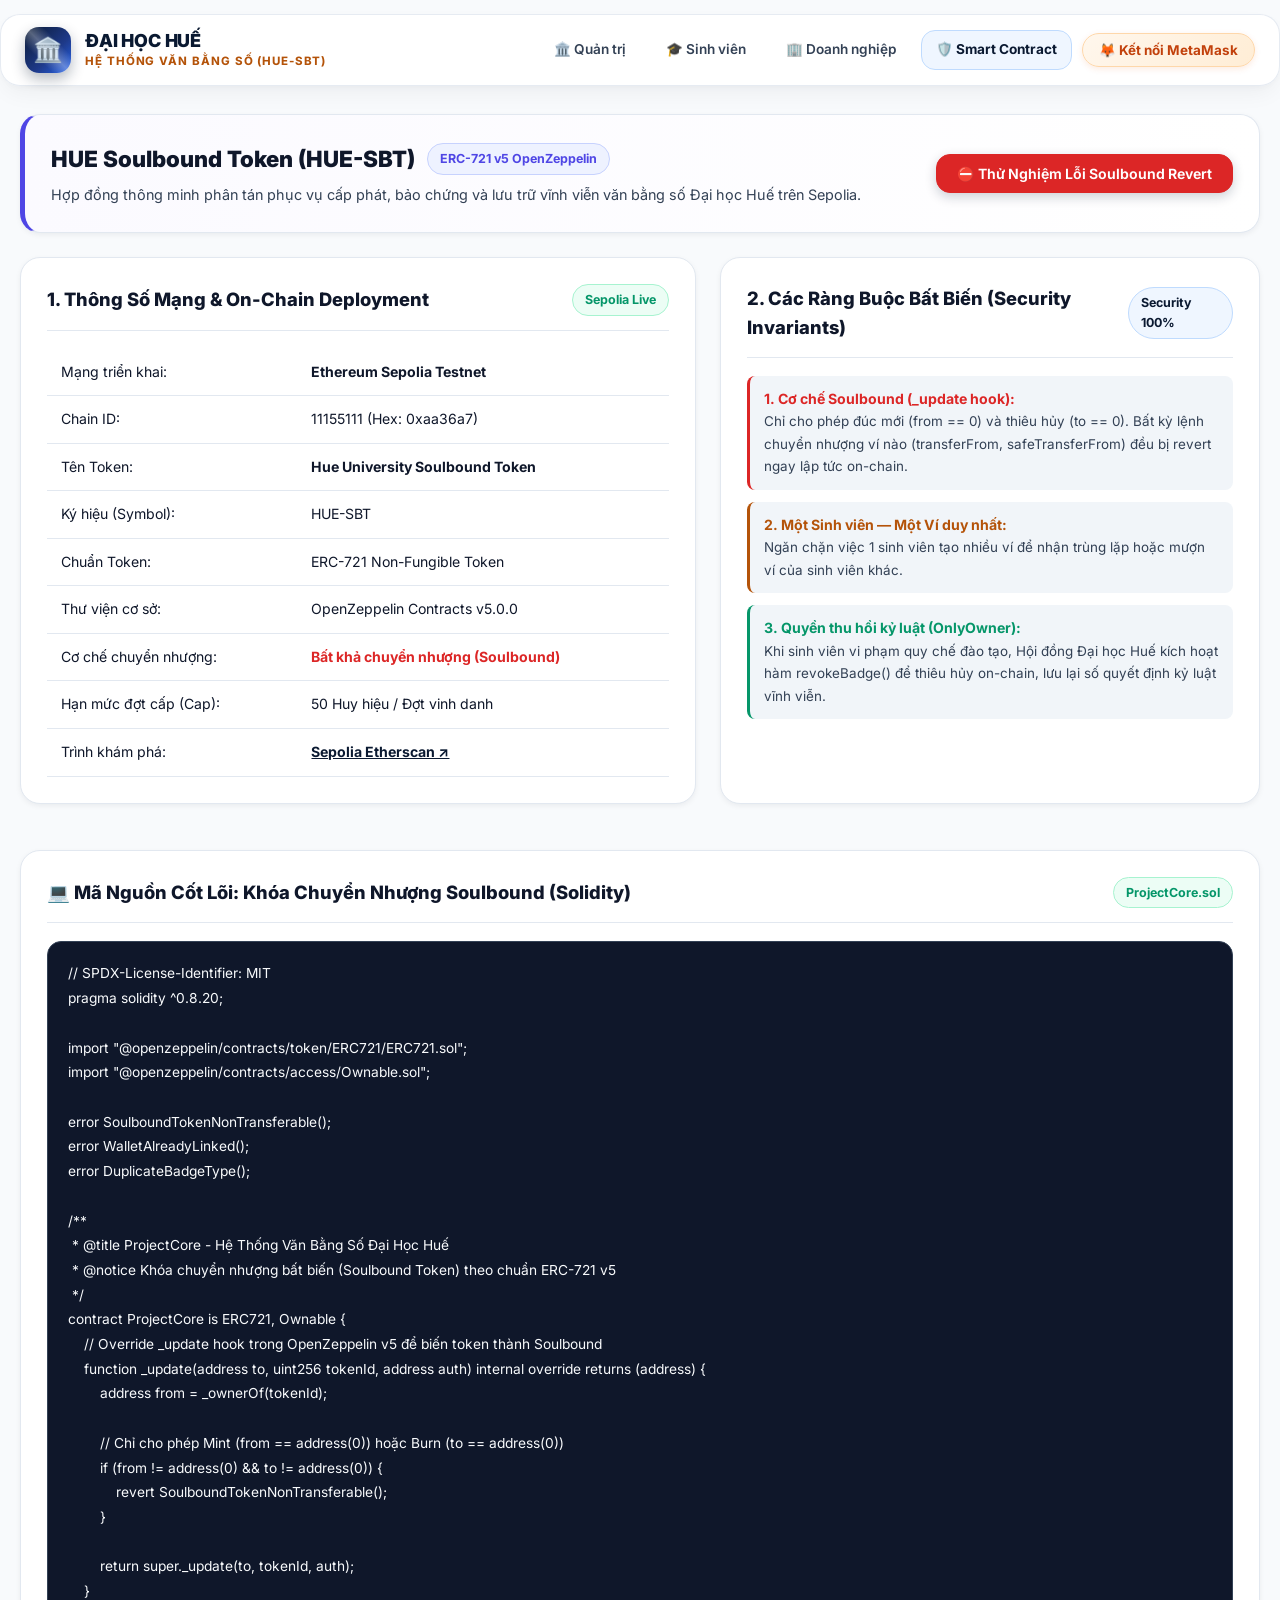
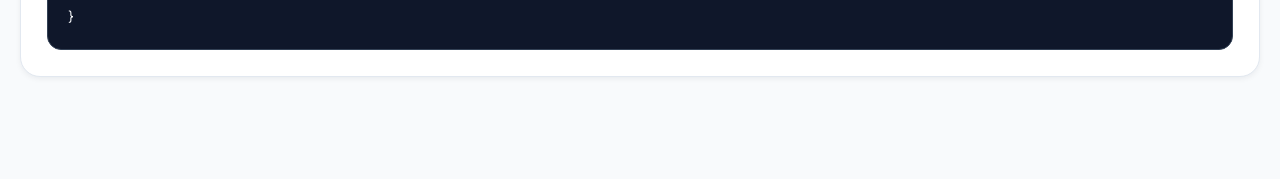
<file: contract.html>
<!DOCTYPE html>
<html lang="vi">
<head>
  <meta charset="UTF-8">
  <meta name="viewport" content="width=device-width, initial-scale=1.0">
  <title>Đặc Tả Smart Contract — HUE Soulbound Credentials</title>
  <meta name="description" content="Đặc tả kỹ thuật và kiến trúc bảo mật của Smart Contract ProjectCore.sol (HUE-SBT) trên Sepolia Testnet.">
  <link rel="preconnect" href="https://fonts.googleapis.com">
  <link rel="preconnect" href="https://fonts.gstatic.com" crossorigin>
  <link href="https://fonts.googleapis.com/css2?family=Inter:wght@400;500;600;700;800;900&display=swap" rel="stylesheet">
  <link rel="stylesheet" href="style.css">
</head>
<body>
  <!-- Floating Glass Header Navigation -->
  <header class="page-top-nav">
    <a href="index.html" class="page-nav-brand">
      <div class="page-nav-logo">🏛️</div>
      <div>
        <div class="page-nav-title">ĐẠI HỌC HUẾ</div>
        <div class="page-nav-subtitle">Hệ Thống Văn Bằng Số (HUE-SBT)</div>
      </div>
    </a>

    <div class="page-nav-actions">
      <a href="admin.html" class="nav-link-btn">🏛️ Quản trị</a>
      <a href="student.html" class="nav-link-btn">🎓 Sinh viên</a>
      <a href="enterprise.html" class="nav-link-btn">🏢 Doanh nghiệp</a>
      <a href="contract.html" class="nav-link-btn active">🛡️ Smart Contract</a>
      <button class="btn-connect-metamask" onclick="handleWalletBtnClick()">🦊 Kết nối MetaMask</button>
    </div>
  </header>

  <div class="app-container">
    <!-- Header Card -->
    <div class="card" style="margin-bottom:24px;border-left:5px solid #4f46e5;background:linear-gradient(to right, #fbfaff 0%, #ffffff 100%);">
      <div style="display:flex;justify-content:space-between;align-items:center;flex-wrap:wrap;gap:16px;">
        <div>
          <div style="display:flex;align-items:center;gap:12px;">
            <h2 style="font-size:1.4rem;font-weight:850;color:var(--text-main);">HUE Soulbound Token (HUE-SBT)</h2>
            <span class="badge-tag" style="background:#eef2ff;color:#4f46e5;border-color:#c7d2fe;">ERC-721 v5 OpenZeppelin</span>
          </div>
          <p style="font-size:0.9rem;color:var(--text-muted);margin-top:6px;">
            Hợp đồng thông minh phân tán phục vụ cấp phát, bảo chứng và lưu trữ vĩnh viễn văn bằng số Đại học Huế trên Sepolia.
          </p>
        </div>
        <div style="display:flex;gap:10px;align-items:center;">
          <button class="btn-primary" style="background:var(--rose);border-color:var(--rose);" onclick="triggerSimulateTransfer(1)">
            ⛔ Thử Nghiệm Lỗi Soulbound Revert
          </button>
        </div>
      </div>
    </div>

    <!-- Contract Specs Grid -->
    <div class="portal-grid" style="margin-bottom:24px;">
      <div class="card">
        <div class="card-header">
          <h3 class="card-title">1. Thông Số Mạng &amp; On-Chain Deployment</h3>
          <span class="badge-tag" style="background:var(--emerald-light);color:var(--emerald);border-color:var(--emerald-border);">Sepolia Live</span>
        </div>
        <table class="verify-meta-table">
          <tr><td>Mạng triển khai:</td><td><strong>Ethereum Sepolia Testnet</strong></td></tr>
          <tr><td>Chain ID:</td><td><code>11155111</code> (Hex: <code>0xaa36a7</code>)</td></tr>
          <tr><td>Tên Token:</td><td><strong>Hue University Soulbound Token</strong></td></tr>
          <tr><td>Ký hiệu (Symbol):</td><td><code>HUE-SBT</code></td></tr>
          <tr><td>Chuẩn Token:</td><td><code>ERC-721 Non-Fungible Token</code></td></tr>
          <tr><td>Thư viện cơ sở:</td><td><code>OpenZeppelin Contracts v5.0.0</code></td></tr>
          <tr><td>Cơ chế chuyển nhượng:</td><td><strong style="color:var(--rose);">Bất khả chuyển nhượng (Soulbound)</strong></td></tr>
          <tr><td>Hạn mức đợt cấp (Cap):</td><td><code>50 Huy hiệu / Đợt vinh danh</code></td></tr>
          <tr><td>Trình khám phá:</td><td><a href="https://sepolia.etherscan.io" target="_blank" style="color:var(--primary);font-weight:700;text-decoration:underline;">Sepolia Etherscan ↗</a></td></tr>
        </table>
      </div>

      <div class="card">
        <div class="card-header">
          <h3 class="card-title">2. Các Ràng Buộc Bất Biến (Security Invariants)</h3>
          <span class="badge-tag" style="background:var(--primary-light);color:var(--primary);border-color:var(--primary-border);">Security 100%</span>
        </div>
        <div style="display:flex;flex-direction:column;gap:12px;font-size:0.88rem;">
          <div style="padding:12px 14px;background:var(--bg-subtle);border-radius:var(--radius-sm);border-left:3px solid var(--rose);">
            <strong style="color:var(--rose);">1. Cơ chế Soulbound (_update hook):</strong><br>
            <span style="color:var(--text-muted);font-size:0.84rem;">Chỉ cho phép đúc mới (<code>from == 0</code>) và thiêu hủy (<code>to == 0</code>). Bất kỳ lệnh chuyển nhượng ví nào (<code>transferFrom</code>, <code>safeTransferFrom</code>) đều bị revert ngay lập tức on-chain.</span>
          </div>
          <div style="padding:12px 14px;background:var(--bg-subtle);border-radius:var(--radius-sm);border-left:3px solid var(--gold);">
            <strong style="color:var(--gold);">2. Một Sinh viên — Một Ví duy nhất:</strong><br>
            <span style="color:var(--text-muted);font-size:0.84rem;">Ngăn chặn việc 1 sinh viên tạo nhiều ví để nhận trùng lặp hoặc mượn ví của sinh viên khác.</span>
          </div>
          <div style="padding:12px 14px;background:var(--bg-subtle);border-radius:var(--radius-sm);border-left:3px solid var(--emerald);">
            <strong style="color:var(--emerald);">3. Quyền thu hồi kỷ luật (OnlyOwner):</strong><br>
            <span style="color:var(--text-muted);font-size:0.84rem;">Khi sinh viên vi phạm quy chế đào tạo, Hội đồng Đại học Huế kích hoạt hàm <code>revokeBadge()</code> để thiêu hủy on-chain, lưu lại số quyết định kỷ luật vĩnh viễn.</span>
          </div>
        </div>
      </div>
    </div>

    <!-- Solidity Code Sample -->
    <div class="card">
      <div class="card-header">
        <h3 class="card-title">💻 Mã Nguồn Cốt Lõi: Khóa Chuyển Nhượng Soulbound (Solidity)</h3>
        <span class="badge-tag">ProjectCore.sol</span>
      </div>
      
      <pre style="background:#0f172a;color:#f8fafc;padding:20px;border-radius:var(--radius-md);overflow-x:auto;font-family:'Consolas','Courier New',monospace;font-size:0.86rem;line-height:1.65;margin-top:12px;border:1px solid #334155;"><code>// SPDX-License-Identifier: MIT
pragma solidity ^0.8.20;

import "@openzeppelin/contracts/token/ERC721/ERC721.sol";
import "@openzeppelin/contracts/access/Ownable.sol";

error SoulboundTokenNonTransferable();
error WalletAlreadyLinked();
error DuplicateBadgeType();

/**
 * @title ProjectCore - Hệ Thống Văn Bằng Số Đại Học Huế
 * @notice Khóa chuyển nhượng bất biến (Soulbound Token) theo chuẩn ERC-721 v5
 */
contract ProjectCore is ERC721, Ownable {
    // Override _update hook trong OpenZeppelin v5 để biến token thành Soulbound
    function _update(address to, uint256 tokenId, address auth) internal override returns (address) {
        address from = _ownerOf(tokenId);

        // Chỉ cho phép Mint (from == address(0)) hoặc Burn (to == address(0))
        if (from != address(0) && to != address(0)) {
            revert SoulboundTokenNonTransferable();
        }

        return super._update(to, tokenId, auth);
    }
}</code></pre>
    </div>
  </div>

  <!-- REVERT MODAL: SOULBOUND REVERT DEMO -->
  <div id="revertModalOverlay" class="modal-overlay" onclick="if(event.target===this)closeRevertModal()">
    <div class="modal-box">
      <div class="modal-icon-revert">⛔</div>
      <h3 class="modal-title">GIAO DỊCH BỊ BLOCKCHAIN TỪ CHỐI (REVERTED)</h3>
      <p class="modal-text">Hợp đồng thông minh <strong>ProjectCore.sol</strong> đã chặn giao dịch chuyển nhượng văn bằng này theo đúng thiết kế bảo mật Soulbound.</p>
      
      <div class="code-box-revert">
        // Lỗi Revert chuẩn ERC-721 Soulbound:<br>
        <strong>revert SoulboundTokenNonTransferable();</strong><br>
        <span style="color:#94a3b8;font-size:0.75rem;">at ProjectCore._update(address to, uint256 tokenId, address auth) on Sepolia</span>
      </div>

      <p style="font-size:0.84rem;color:var(--text-muted);line-height:1.55;margin-bottom:20px;">
        🔒 <strong>Bảo vệ danh dự &amp; tính chính danh:</strong> Huy hiệu học thuật gắn liền vĩnh viễn với danh tính sinh viên được vinh danh, ngăn chặn tuyệt đối tình trạng bán tài khoản, cho mượn hoặc chuyển nhượng văn bằng sang ví khác.
      </p>

      <button class="btn-primary" style="width:100%;justify-content:center;" onclick="closeRevertModal()">
        Đã hiểu &amp; Đóng cửa sổ
      </button>
    </div>
  </div>

  <div id="toastContainer" class="toast-container"></div>
  <script src="shared.js"></script>
</body>
</html>
</file>
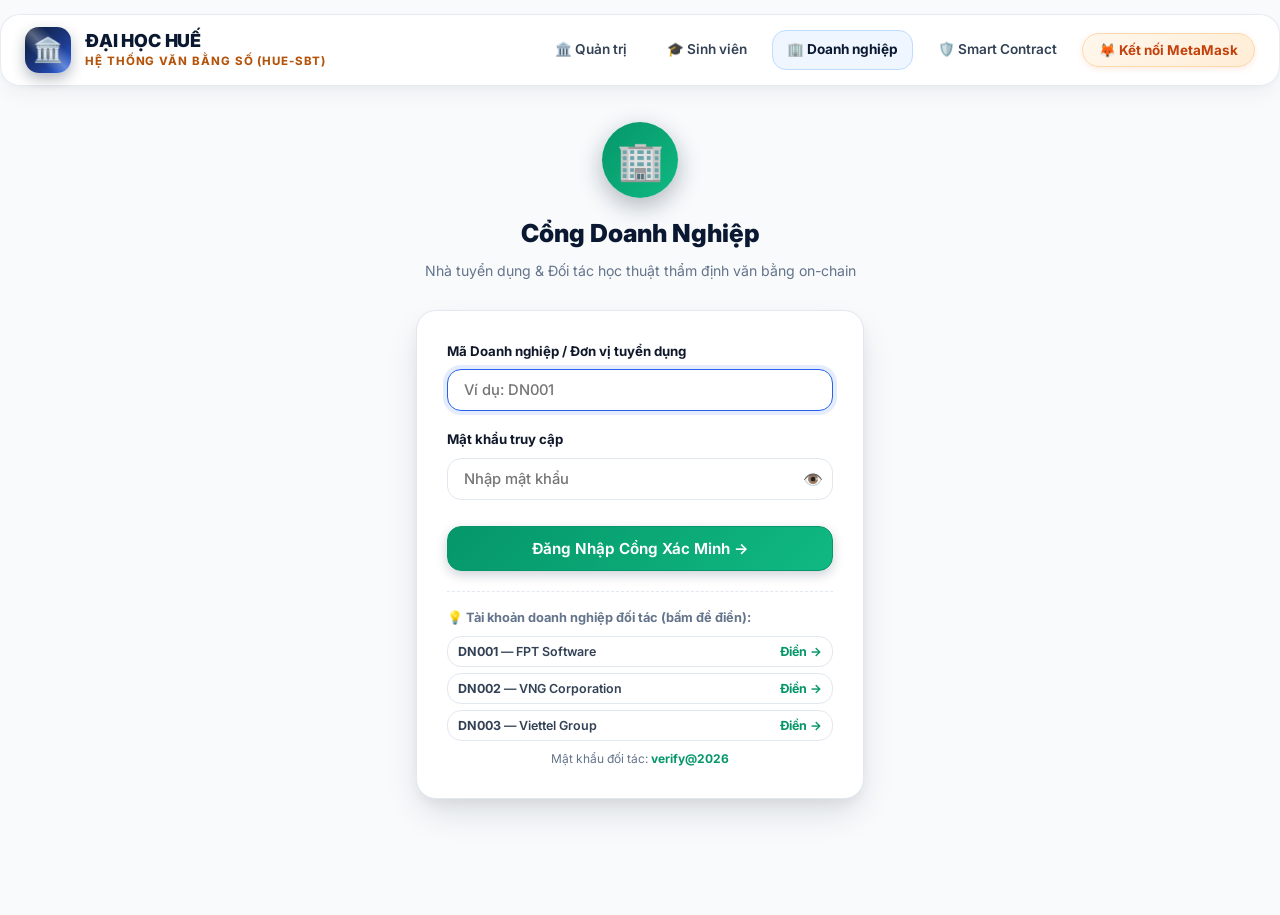
<file: enterprise.html>
<!DOCTYPE html>
<html lang="vi">
<head>
  <meta charset="UTF-8">
  <meta name="viewport" content="width=device-width, initial-scale=1.0">
  <title>Cổng Doanh Nghiệp Xác Minh — HUE Soulbound Credentials</title>
  <meta name="description" content="Cổng thẩm định tính xác thực của văn bằng, chứng chỉ và danh hiệu sinh viên Đại học Huế dành cho nhà tuyển dụng.">
  <link rel="preconnect" href="https://fonts.googleapis.com">
  <link rel="preconnect" href="https://fonts.gstatic.com" crossorigin>
  <link href="https://fonts.googleapis.com/css2?family=Inter:wght@400;500;600;700;800;900&display=swap" rel="stylesheet">
  <link rel="stylesheet" href="style.css">
</head>
<body>
  <!-- Floating Glass Header Navigation -->
  <header class="page-top-nav">
    <a href="index.html" class="page-nav-brand">
      <div class="page-nav-logo">🏛️</div>
      <div>
        <div class="page-nav-title">ĐẠI HỌC HUẾ</div>
        <div class="page-nav-subtitle">Hệ Thống Văn Bằng Số (HUE-SBT)</div>
      </div>
    </a>

    <div class="page-nav-actions">
      <a href="admin.html" class="nav-link-btn">🏛️ Quản trị</a>
      <a href="student.html" class="nav-link-btn">🎓 Sinh viên</a>
      <a href="enterprise.html" class="nav-link-btn active">🏢 Doanh nghiệp</a>
      <a href="contract.html" class="nav-link-btn">🛡️ Smart Contract</a>
      <button class="btn-connect-metamask" onclick="handleWalletBtnClick()">🦊 Kết nối MetaMask</button>
    </div>
  </header>

  <div class="app-container">
    <!-- MÀN HÌNH 1: ĐĂNG NHẬP DOANH NGHIỆP -->
    <div id="enterpriseLoginScreen" class="student-login-wrapper">
      <div class="student-login-header">
        <div class="student-login-logo" style="background:linear-gradient(135deg, #059669, #10b981);">🏢</div>
        <h2 class="student-login-title">Cổng Doanh Nghiệp</h2>
        <p class="student-login-subtitle">Nhà tuyển dụng &amp; Đối tác học thuật thẩm định văn bằng on-chain</p>
      </div>

      <div class="student-login-card">
        <div id="enterpriseLoginError" style="display:none;background:var(--rose-light);border:1px solid var(--rose-border);color:var(--rose);padding:12px;border-radius:var(--radius-sm);font-size:0.85rem;margin-bottom:16px;">
          <span style="font-weight:700;">Lỗi:</span> Mã doanh nghiệp hoặc mật khẩu không chính xác.
        </div>

        <form id="formEnterpriseLogin" onsubmit="handleEnterpriseLogin(event)">
          <div class="form-group">
            <label class="form-label" for="enterpriseLoginUser">Mã Doanh nghiệp / Đơn vị tuyển dụng</label>
            <input type="text" id="enterpriseLoginUser" class="form-input" placeholder="Ví dụ: DN001" required autofocus autocomplete="username">
          </div>

          <div class="form-group">
            <label class="form-label" for="enterpriseLoginPass">Mật khẩu truy cập</label>
            <div style="position:relative;">
              <input type="password" id="enterpriseLoginPass" class="form-input" placeholder="Nhập mật khẩu" required autocomplete="current-password" style="padding-right:44px;">
              <button type="button" onclick="togglePwd('enterpriseLoginPass', this)" style="position:absolute;right:10px;top:50%;transform:translateY(-50%);background:none;border:none;cursor:pointer;font-size:16px;color:var(--text-dim);" title="Hiện/Ẩn mật khẩu">👁️</button>
            </div>
          </div>

          <button type="submit" class="btn-primary" style="width:100%;padding:12px;font-size:0.95rem;justify-content:center;margin-top:8px;background:linear-gradient(135deg, #059669, #10b981);border-color:#059669;">
            Đăng Nhập Cổng Xác Minh →
          </button>
        </form>

        <div class="login-hint-box">
          <div style="font-size:0.8rem;color:var(--text-dim);font-weight:700;margin-bottom:8px;">💡 Tài khoản doanh nghiệp đối tác (bấm để điền):</div>
          <div style="display:flex;flex-direction:column;gap:6px;">
            <button type="button" class="btn-outline" style="font-size:0.78rem;padding:7px 10px;text-align:left;justify-content:space-between;display:flex;" onclick="fillEnterpriseDemo('DN001', 'verify@2026')">
              <span><strong>DN001</strong> — FPT Software</span>
              <span style="color:var(--emerald);font-weight:700;">Điền →</span>
            </button>
            <button type="button" class="btn-outline" style="font-size:0.78rem;padding:7px 10px;text-align:left;justify-content:space-between;display:flex;" onclick="fillEnterpriseDemo('DN002', 'verify@2026')">
              <span><strong>DN002</strong> — VNG Corporation</span>
              <span style="color:var(--emerald);font-weight:700;">Điền →</span>
            </button>
            <button type="button" class="btn-outline" style="font-size:0.78rem;padding:7px 10px;text-align:left;justify-content:space-between;display:flex;" onclick="fillEnterpriseDemo('DN003', 'verify@2026')">
              <span><strong>DN003</strong> — Viettel Group</span>
              <span style="color:var(--emerald);font-weight:700;">Điền →</span>
            </button>
          </div>
          <div style="font-size:0.75rem;color:var(--text-dim);margin-top:8px;text-align:center;">Mật khẩu đối tác: <code style="color:var(--emerald);font-weight:700;">verify@2026</code></div>
        </div>
      </div>
    </div>

    <!-- MÀN HÌNH 2: DASHBOARD DOANH NGHIỆP -->
    <div id="enterpriseDashboard" style="display:none;">
      <!-- Enterprise Header Banner -->
      <div class="card" style="margin-bottom:24px;border-left:5px solid var(--emerald);background:linear-gradient(to right, #fafffd 0%, #ffffff 100%);">
        <div style="display:flex;justify-content:space-between;align-items:center;flex-wrap:wrap;gap:16px;">
          <div>
            <div style="display:flex;align-items:center;gap:10px;">
              <h2 id="enterpriseDisplayName" style="font-size:1.3rem;font-weight:850;color:var(--text-main);">FPT Software — Đối tác tuyển dụng</h2>
              <span class="badge-tag" style="background:var(--emerald-light);color:var(--emerald);border-color:var(--emerald-border);">Ủy Quyền Thẩm Định</span>
            </div>
            <div style="font-size:0.86rem;color:var(--text-dim);margin-top:4px;">
              Tra cứu trực tiếp State Trie hợp đồng thông minh ERC-721 Soulbound của Đại học Huế (Mạng Sepolia Testnet).
            </div>
          </div>
          <div>
            <button class="btn-outline" onclick="handleEnterpriseLogout()" style="font-size:0.84rem;padding:7px 16px;color:var(--rose);border-color:var(--rose-border);">
              🚪 Đăng xuất
            </button>
          </div>
        </div>
      </div>

      <!-- Search Box & Tra cứu -->
      <div class="card" style="margin-bottom:24px;">
        <h3 class="card-title" style="margin-bottom:6px;">🔍 Tra Cứu &amp; Thẩm Định Văn Bằng Số</h3>
        <p class="card-subtitle" style="margin-bottom:16px;">Nhập Mã Token ID (ví dụ: 1, 2) hoặc Địa chỉ Ví của ứng viên (0x...) hoặc MSSV:</p>

        <div style="display:flex;gap:12px;flex-wrap:wrap;">
          <input type="text" id="inputVerifyQuery" class="form-input" style="flex:1;min-width:280px;font-family:monospace;font-size:0.92rem;" placeholder="Nhập Token ID (1, 2), Địa chỉ ví 0x..., hoặc MSSV 23K43..." onkeydown="if(event.key==='Enter')doVerify()">
          <button class="btn-primary" onclick="doVerify()" style="padding:11px 24px;background:linear-gradient(135deg, #059669, #10b981);border-color:#059669;">
            🔍 Thẩm Định On-Chain
          </button>
        </div>

        <div style="display:flex;gap:8px;align-items:center;margin-top:14px;flex-wrap:wrap;">
          <span style="font-size:0.8rem;color:var(--text-dim);font-weight:600;">Tra cứu nhanh ví dụ:</span>
          <button class="btn-outline" style="font-size:0.75rem;padding:5px 10px;border-color:#fed7aa;color:#c2410c;background:#fff7ed;font-weight:700;" onclick="searchMyMetaMaskWallet()">🦊 Tra cứu ví MetaMask của tôi</button>
          <button class="btn-outline" style="font-size:0.75rem;padding:5px 10px;" onclick="quickSearch('1')">Token #1</button>
          <button class="btn-outline" style="font-size:0.75rem;padding:5px 10px;" onclick="quickSearch('2')">Token #2</button>
          <button class="btn-outline" style="font-size:0.75rem;padding:5px 10px;" onclick="quickSearch('0x71C26071493b86EFA7AC41b38f828a2aC41Ea47B')">Ví SV Phan Thị Yến Nhi</button>
          <button class="btn-outline" style="font-size:0.75rem;padding:5px 10px;" onclick="quickSearch('23K4300028')">MSSV 23K4300028</button>
        </div>
      </div>

      <!-- Result Certificate Area -->
      <div class="card" id="verifyResultCard">
        <div class="card-header">
          <h3 class="card-title">Kết Quả Thẩm Định On-Chain</h3>
          <span id="verifyBadgeStatusTag" class="badge-tag">Đang chờ tra cứu</span>
        </div>

        <div id="verifyResultBody" style="padding:16px 0;">
          <p style="color:var(--text-dim);text-align:center;padding:40px 0;">
            Nhập mã định danh huy hiệu hoặc địa chỉ ví sinh viên để tra cứu tính xác thực.
          </p>
        </div>
      </div>
    </div>
  </div>

  <div id="toastContainer" class="toast-container"></div>

  <script src="shared.js"></script>
  <script>
    document.addEventListener("DOMContentLoaded", () => {
      const savedEnterprise = sessionStorage.getItem("logged_enterprise_user");
      if (savedEnterprise && ENTERPRISE_ACCOUNTS[savedEnterprise]) {
        loginEnterprise(savedEnterprise);
      }

      const urlParams = new URLSearchParams(window.location.search);
      const queryToken = urlParams.get("token") || urlParams.get("mssv") || urlParams.get("addr");
      if (queryToken) {
        document.getElementById("inputVerifyQuery").value = queryToken;
        if (savedEnterprise) {
          doVerify();
        }
      }
    });

    function fillEnterpriseDemo(user, pwd) {
      document.getElementById("enterpriseLoginUser").value = user;
      document.getElementById("enterpriseLoginPass").value = pwd;
      document.getElementById("enterpriseLoginError").style.display = "none";
    }

    function handleEnterpriseLogin(e) {
      e.preventDefault();
      const user = document.getElementById("enterpriseLoginUser").value.trim();
      const pwd = document.getElementById("enterpriseLoginPass").value;
      const errorBox = document.getElementById("enterpriseLoginError");

      const acc = ENTERPRISE_ACCOUNTS[user];
      if (!acc || acc.password !== pwd) {
        errorBox.style.display = "block";
        document.getElementById("enterpriseLoginPass").value = "";
        return;
      }

      errorBox.style.display = "none";
      sessionStorage.setItem("logged_enterprise_user", user);
      loginEnterprise(user);
      showToast(`✅ Chào mừng ${acc.displayName}!`, "success");

      if (document.getElementById("inputVerifyQuery").value.trim()) {
        doVerify();
      }
    }

    function loginEnterprise(user) {
      const acc = ENTERPRISE_ACCOUNTS[user];
      document.getElementById("enterpriseDisplayName").innerText = acc.displayName;
      document.getElementById("enterpriseLoginScreen").style.display = "none";
      document.getElementById("enterpriseDashboard").style.display = "block";
    }

    function handleEnterpriseLogout() {
      sessionStorage.removeItem("logged_enterprise_user");
      document.getElementById("formEnterpriseLogin").reset();
      document.getElementById("enterpriseLoginError").style.display = "none";
      document.getElementById("enterpriseLoginScreen").style.display = "block";
      document.getElementById("enterpriseDashboard").style.display = "none";
      document.getElementById("verifyResultBody").innerHTML = `<p style="color:var(--text-dim);text-align:center;padding:40px 0;">Nhập mã định danh huy hiệu hoặc địa chỉ ví sinh viên để tra cứu.</p>`;
      document.getElementById("verifyBadgeStatusTag").innerText = "Đang chờ tra cứu";
      showToast("Đã đăng xuất khỏi Cổng Doanh Nghiệp.", "info");
    }

    function quickSearch(val) {
      document.getElementById("inputVerifyQuery").value = val;
      doVerify();
    }

    function doVerify() {
      const query = document.getElementById("inputVerifyQuery").value.trim();
      const body = document.getElementById("verifyResultBody");
      const statusTag = document.getElementById("verifyBadgeStatusTag");

      if (!query) {
        showToast("Vui lòng nhập Token ID, MSSV hoặc Địa chỉ ví để tra cứu!", "info");
        return;
      }

      const db = loadDatabase();
      let badge = null;

      if (!isNaN(query)) {
        badge = db.find(b => b.tokenId === parseInt(query));
      } else {
        badge = db.find(b => 
          b.recipient.toLowerCase() === query.toLowerCase() ||
          b.studentId.toLowerCase() === query.toLowerCase()
        );
      }

      if (!badge) {
        statusTag.className = "badge-tag";
        statusTag.style.background = "var(--rose-light)";
        statusTag.style.color = "var(--rose)";
        statusTag.style.borderColor = "var(--rose-border)";
        statusTag.innerText = "❌ Không tìm thấy";

        body.innerHTML = `
          <div class="verify-status-banner invalid" style="background:#fee2e2;border:1px solid var(--rose-border);padding:18px;border-radius:12px;display:flex;align-items:center;gap:14px;">
            <span style="font-size: 36px;">❌</span>
            <div>
              <strong style="color:var(--rose);font-size:1.1rem;">KHÔNG TÌM THẤY DỮ LIỆU ON-CHAIN</strong><br>
              <small style="color:var(--text-muted);">Mã Token, Địa chỉ ví hoặc MSSV này chưa từng được Đại học Huế phát hành chứng nhận số trên blockchain Sepolia.</small>
            </div>
          </div>
        `;
        return;
      }

      const info = BADGE_TYPES[badge.badgeType] || { title: "Văn bằng thành tích", icon: "🎖️" };

      if (badge.isRevoked) {
        statusTag.className = "badge-tag";
        statusTag.style.background = "var(--rose-light)";
        statusTag.style.color = "var(--rose)";
        statusTag.style.borderColor = "var(--rose-border)";
        statusTag.innerText = "⚠️ ĐÃ BỊ THU HỒI";

        body.innerHTML = `
          <div class="verify-status-banner invalid" style="background:#fee2e2;border:1px solid var(--rose-border);padding:18px;border-radius:12px;margin-bottom:20px;display:flex;align-items:center;gap:14px;">
            <span style="font-size: 36px;">⚠️</span>
            <div>
              <strong style="color:var(--rose);font-size:1.1rem;">VĂN BẰNG ĐÃ BỊ ĐẠI HỌC HUẾ THU HỒI</strong><br>
              <small style="color:var(--text-muted);">Lý do thu hồi: <strong>${badge.revokeReason}</strong></small>
            </div>
          </div>

          <table class="verify-meta-table">
            <tr><td>Mã Token ID:</td><td style="color:var(--gold);font-weight:700;">#${badge.tokenId}</td></tr>
            <tr><td>Danh hiệu:</td><td>${info.title}</td></tr>
            <tr><td>Sinh viên:</td><td>${badge.studentName} (MSSV: <code>${badge.studentId}</code>)</td></tr>
            <tr><td>Địa chỉ ví nhận:</td><td><code style="word-break:break-all;">${badge.recipient}</code></td></tr>
            <tr><td>Thời điểm cấp on-chain:</td><td>${badge.issuedAt}</td></tr>
            <tr><td>Trạng thái hiệu lực:</td><td><span style="color:var(--rose);font-weight:700;">Vô hiệu hóa (Đã hủy giá trị pháp lý)</span></td></tr>
          </table>
        `;
      } else {
        statusTag.className = "badge-tag";
        statusTag.style.background = "var(--emerald-light)";
        statusTag.style.color = "var(--emerald)";
        statusTag.style.borderColor = "var(--emerald-border)";
        statusTag.innerText = "✅ Xác Thực Hợp Lệ 100%";

        body.innerHTML = `
          <div class="verify-status-banner valid" style="background:#d1fae5;border:1px solid var(--emerald-border);padding:18px;border-radius:12px;margin-bottom:24px;display:flex;align-items:center;gap:14px;">
            <span style="font-size: 36px;">✅</span>
            <div>
              <strong style="color:var(--emerald);font-size:1.1rem;">CHỨNG NHẬN CHÍNH THỨC — ĐẠI HỌC HUẾ</strong><br>
              <small style="color:var(--text-muted);">Văn bằng số hợp lệ, được cấp trực tiếp trên mạng Sepolia Testnet, có giá trị bảo chứng vĩnh viễn.</small>
            </div>
          </div>

          <!-- Academic Certificate View -->
          <div style="display:flex;justify-content:center;margin-bottom:24px;">
            <div class="hologram-diploma-card" style="max-width:440px;animation:none;">
              <div class="diploma-ornate-border"></div>
              <div class="diploma-crest">
                <span>🏛️</span> <span>HUE UNIVERSITY · OFFICIAL ACCREDITATION</span>
              </div>
              <div class="diploma-seal-medallion">${info.icon}</div>
              <h3 class="diploma-title" style="font-size:1.2rem;">${info.title}</h3>
              <div class="diploma-subtitle">ĐẠI HỌC HUẾ — CHỨNG NHẬN THÀNH TÍCH SỐ</div>
              
              <div class="diploma-student-box">
                <div class="diploma-student-name">${badge.studentName}</div>
                <div class="diploma-student-id">MSSV: ${badge.studentId} · Khóa K58</div>
              </div>

              <div class="diploma-qr-bar">
                <div class="diploma-qr-matrix"></div>
                <div class="diploma-qr-meta">
                  <strong>XÁC THỰC ON-CHAIN BLOCKCHAIN</strong>
                  <span>Sepolia Testnet · ERC-721 Soulbound</span><br>
                  <span>Token ID #${badge.tokenId}</span>
                </div>
              </div>

              <div style="font-family:monospace;font-size:0.75rem;color:var(--primary);margin-bottom:12px;word-break:break-all;background:#f1f5f9;padding:6px;border-radius:6px;">
                Holder: <strong>${badge.recipient}</strong>
              </div>

              <div class="diploma-lock-pill">
                <span>🔒</span> <span>SOULBOUND NON-TRANSFERABLE</span>
              </div>
            </div>
          </div>

          <table class="verify-meta-table">
            <tr><td>Mã Token ID:</td><td style="color:var(--gold);font-weight:700;">#${badge.tokenId}</td></tr>
            <tr><td>Sinh viên thụ hưởng:</td><td><strong>${badge.studentName}</strong> (MSSV: <code>${badge.studentId}</code>)</td></tr>
            <tr><td>Địa chỉ ví nhận on-chain:</td><td><code style="color:var(--primary);font-weight:700;word-break:break-all;">${badge.recipient}</code></td></tr>
            <tr><td>Thời điểm cấp on-chain:</td><td>${badge.issuedAt}</td></tr>
            <tr><td>Đơn vị cấp phát:</td><td><strong>Đại học Huế (Hue University)</strong></td></tr>
            <tr><td>Cơ chế chuyển nhượng:</td><td><span style="color:var(--rose);font-weight:700;">🔒 Bất khả chuyển nhượng (Soulbound ERC-721)</span></td></tr>
            <tr><td>Hợp đồng thông minh:</td><td><code>ProjectCore.sol (ERC-721 v5 OpenZeppelin)</code></td></tr>
            <tr><td>Khám phá On-Chain:</td><td><a href="https://sepolia.etherscan.io/address/${badge.recipient}" target="_blank" style="color:var(--primary);font-weight:700;text-decoration:underline;">Xem ví trên Sepolia Etherscan ↗</a></td></tr>
          </table>
        `;
      }
    }

    async function searchMyMetaMaskWallet() {
      let wallet = getConnectedWallet();
      if (!wallet) {
        wallet = await connectMetaMask();
      }
      if (wallet) {
        document.getElementById("inputVerifyQuery").value = wallet;
        doVerify();
      }
    }
  </script>
</body>
</html>
</file>
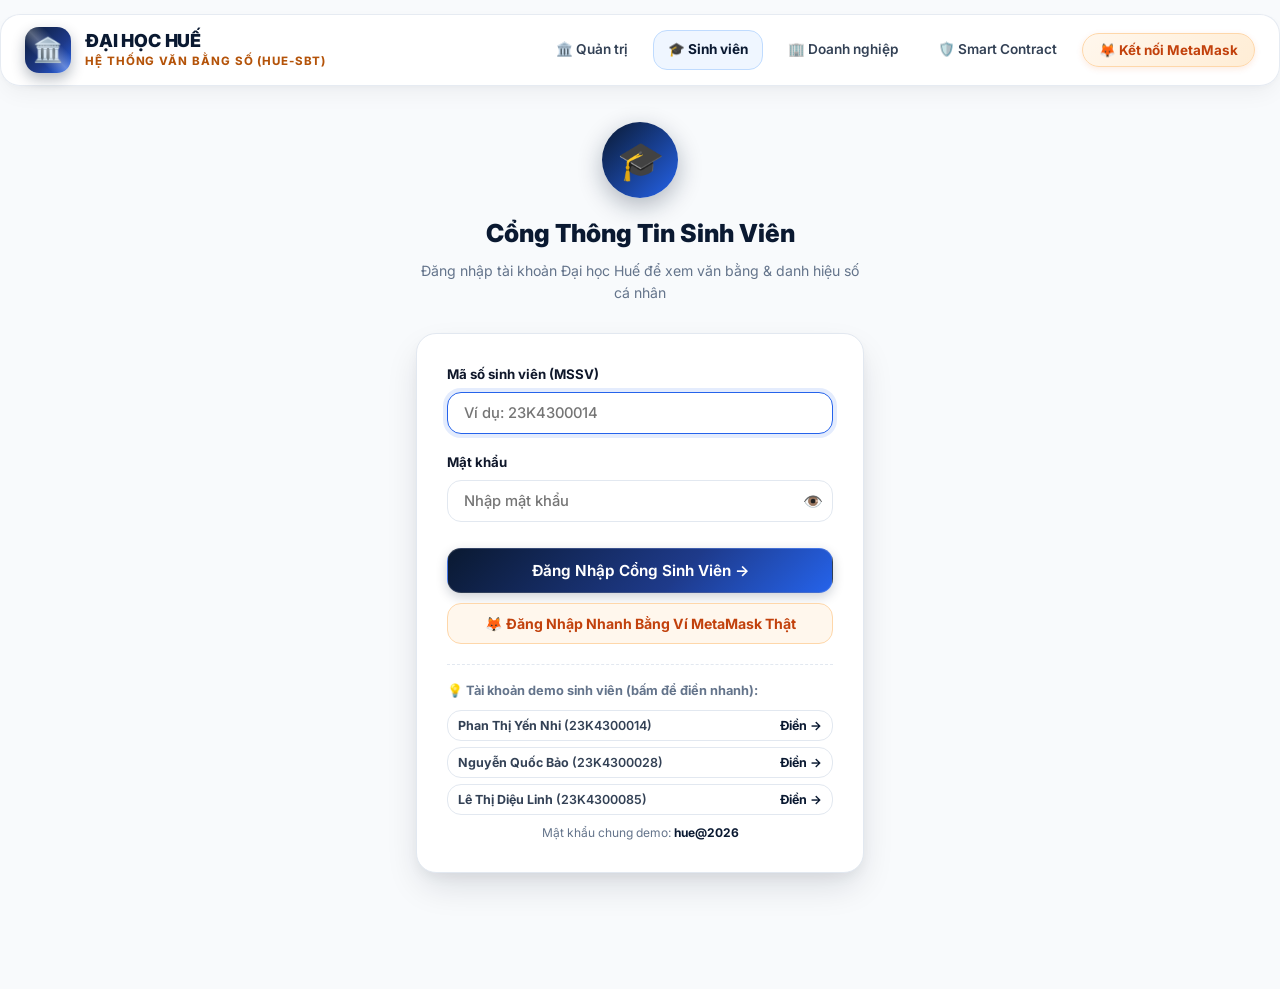
<file: student.html>
<!DOCTYPE html>
<html lang="vi">
<head>
  <meta charset="UTF-8">
  <meta name="viewport" content="width=device-width, initial-scale=1.0">
  <title>Cổng Sinh Viên — HUE Soulbound Credentials</title>
  <meta name="description" content="Cổng tra cứu văn bằng, chứng chỉ và danh hiệu thành tích số cá nhân của sinh viên Đại học Huế.">
  <link rel="preconnect" href="https://fonts.googleapis.com">
  <link rel="preconnect" href="https://fonts.gstatic.com" crossorigin>
  <link href="https://fonts.googleapis.com/css2?family=Inter:wght@400;500;600;700;800;900&display=swap" rel="stylesheet">
  <link rel="stylesheet" href="style.css">
</head>
<body>
  <!-- Floating Glass Header Navigation -->
  <header class="page-top-nav">
    <a href="index.html" class="page-nav-brand">
      <div class="page-nav-logo">🏛️</div>
      <div>
        <div class="page-nav-title">ĐẠI HỌC HUẾ</div>
        <div class="page-nav-subtitle">Hệ Thống Văn Bằng Số (HUE-SBT)</div>
      </div>
    </a>

    <div class="page-nav-actions">
      <a href="admin.html" class="nav-link-btn">🏛️ Quản trị</a>
      <a href="student.html" class="nav-link-btn active">🎓 Sinh viên</a>
      <a href="enterprise.html" class="nav-link-btn">🏢 Doanh nghiệp</a>
      <a href="contract.html" class="nav-link-btn">🛡️ Smart Contract</a>
      <button class="btn-connect-metamask" onclick="handleWalletBtnClick()">🦊 Kết nối MetaMask</button>
    </div>
  </header>

  <div class="app-container">
    <!-- MÀN HÌNH 1: ĐĂNG NHẬP SINH VIÊN -->
    <div id="studentLoginScreen" class="student-login-wrapper">
      <div class="student-login-header">
        <div class="student-login-logo">🎓</div>
        <h2 class="student-login-title">Cổng Thông Tin Sinh Viên</h2>
        <p class="student-login-subtitle">Đăng nhập tài khoản Đại học Huế để xem văn bằng &amp; danh hiệu số cá nhân</p>
      </div>

      <div class="student-login-card">
        <div id="loginErrorMsg" style="display:none;background:var(--rose-light);border:1px solid var(--rose-border);color:var(--rose);padding:12px;border-radius:var(--radius-sm);font-size:0.85rem;margin-bottom:16px;">
          <span style="font-weight:700;">Lỗi:</span> <span id="loginErrorText">MSSV hoặc mật khẩu không đúng.</span>
        </div>

        <form id="formStudentLogin" onsubmit="handleStudentAuthLogin(event)">
          <div class="form-group">
            <label class="form-label" for="loginMssv">Mã số sinh viên (MSSV)</label>
            <input type="text" id="loginMssv" class="form-input" placeholder="Ví dụ: 23K4300014" required autofocus autocomplete="username">
          </div>

          <div class="form-group">
            <label class="form-label" for="loginPassword">Mật khẩu</label>
            <div style="position:relative;">
              <input type="password" id="loginPassword" class="form-input" placeholder="Nhập mật khẩu" required autocomplete="current-password" style="padding-right:44px;">
              <button type="button" id="btnTogglePwd" onclick="togglePwd('loginPassword', this)" style="position:absolute;right:10px;top:50%;transform:translateY(-50%);background:none;border:none;cursor:pointer;font-size:16px;color:var(--text-dim);" title="Hiện/Ẩn mật khẩu">👁️</button>
            </div>
          </div>

          <button type="submit" class="btn-primary" style="width:100%;padding:12px;font-size:0.95rem;justify-content:center;margin-top:8px;">
            Đăng Nhập Cổng Sinh Viên →
          </button>

          <button type="button" class="btn-outline" style="width:100%;padding:11px;font-size:0.88rem;justify-content:center;margin-top:10px;border-color:#fed7aa;color:#c2410c;background:#fff7ed;font-weight:700;" onclick="loginWithMetaMask()">
            🦊 Đăng Nhập Nhanh Bằng Ví MetaMask Thật
          </button>
        </form>

        <div class="login-hint-box">
          <div style="font-size:0.8rem;color:var(--text-dim);font-weight:700;margin-bottom:8px;">💡 Tài khoản demo sinh viên (bấm để điền nhanh):</div>
          <div style="display:flex;flex-direction:column;gap:6px;">
            <button type="button" class="btn-outline" style="font-size:0.78rem;padding:7px 10px;text-align:left;justify-content:space-between;display:flex;" onclick="fillDemo('23K4300014', 'hue@2026')">
              <span><strong>Phan Thị Yến Nhi</strong> (23K4300014)</span>
              <span style="color:var(--primary);font-weight:700;">Điền →</span>
            </button>
            <button type="button" class="btn-outline" style="font-size:0.78rem;padding:7px 10px;text-align:left;justify-content:space-between;display:flex;" onclick="fillDemo('23K4300028', 'hue@2026')">
              <span><strong>Nguyễn Quốc Bảo</strong> (23K4300028)</span>
              <span style="color:var(--primary);font-weight:700;">Điền →</span>
            </button>
            <button type="button" class="btn-outline" style="font-size:0.78rem;padding:7px 10px;text-align:left;justify-content:space-between;display:flex;" onclick="fillDemo('23K4300085', 'hue@2026')">
              <span><strong>Lê Thị Diệu Linh</strong> (23K4300085)</span>
              <span style="color:var(--primary);font-weight:700;">Điền →</span>
            </button>
          </div>
          <div style="font-size:0.75rem;color:var(--text-dim);margin-top:8px;text-align:center;">Mật khẩu chung demo: <code style="color:var(--primary);font-weight:700;">hue@2026</code></div>
        </div>
      </div>
    </div>

    <!-- MÀN HÌNH 2: DASHBOARD SINH VIÊN (KHI ĐÃ ĐĂNG NHẬP) -->
    <div id="studentDashboard" style="display:none;">
      <!-- Hồ sơ sinh viên banner -->
      <div class="card" style="margin-bottom:24px;border-top:5px solid var(--primary);background:linear-gradient(to right, #f8fafc 0%, #ffffff 100%);">
        <div style="display:flex;justify-content:space-between;align-items:flex-start;flex-wrap:wrap;gap:18px;">
          <div style="display:flex;gap:18px;align-items:center;">
            <div style="width:68px;height:68px;background:var(--primary-light);border:2px solid var(--primary-border);border-radius:50%;display:flex;align-items:center;justify-content:center;font-size:36px;box-shadow:var(--shadow-sm);">
              👨‍🎓
            </div>
            <div>
              <div style="display:flex;align-items:center;gap:10px;flex-wrap:wrap;">
                <h2 id="loggedStudentName" style="font-size:1.4rem;font-weight:850;color:var(--text-main);">Họ và tên sinh viên</h2>
                <span id="loggedStudentBadgeCountTag" class="badge-tag">0 Huy hiệu Hợp lệ</span>
              </div>
              <div style="color:var(--text-muted);font-size:0.88rem;margin-top:4px;">
                <span>MSSV: <strong id="loggedStudentId" style="font-family:monospace;color:var(--primary);font-weight:700;">23K43000...</strong></span>
                <span style="margin:0 8px;">•</span>
                <span>Khóa đào tạo: <strong>K58 (2022 - 2026)</strong></span>
                <span style="margin:0 8px;">•</span>
                <span>Đơn vị: <strong>Đại học Huế</strong></span>
              </div>
              <div style="margin-top:6px;font-size:0.82rem;color:var(--text-dim);">
                <span>Địa chỉ ví on-chain (Soulbound Holder): </span>
                <code id="loggedStudentAddress" style="color:var(--primary);font-weight:700;word-break:break-all;">0x...</code>
              </div>
              <div id="studentMetaMaskBanner" style="margin-top:10px;"></div>
            </div>
          </div>

          <div style="display:flex;gap:10px;align-items:center;flex-wrap:wrap;">
            <button class="btn-primary" onclick="copyStudentResumeLink()" style="font-size:0.85rem;padding:9px 16px;">
              📋 Sao Chép Link CV Xác Minh
            </button>
            <button class="btn-outline" onclick="signIdentityWithMetaMask(document.getElementById('loggedStudentName').innerText)" style="font-size:0.85rem;padding:9px 14px;">
              ✍️ Ký Số Web3
            </button>
            <button class="btn-outline" onclick="handleStudentLogout()" style="font-size:0.85rem;padding:9px 14px;color:var(--rose);border-color:var(--rose-border);">
              🚪 Đăng xuất
            </button>
          </div>
        </div>
      </div>

      <!-- Tiêu đề danh mục văn bằng -->
      <div style="display:flex;justify-content:space-between;align-items:center;margin-bottom:18px;">
        <div>
          <h3 style="font-size:1.25rem;font-weight:850;color:var(--text-main);">Bộ Sưu Tập Văn Bằng &amp; Huy Hiệu Thành Tích Đã Cấp</h3>
          <p style="font-size:0.82rem;color:var(--text-dim);">Lưu trữ bất biến trên State Trie Ethereum Sepolia Testnet · Chuẩn ERC-721 Soulbound Token</p>
        </div>
        <span class="badge-tag" style="background:var(--emerald-light);color:var(--emerald);border-color:var(--emerald-border);">
          🔒 Bất Khả Chuyển Nhượng
        </span>
      </div>

      <div id="studentBadgesGallery" class="badges-grid">
        <!-- Rendered by JS -->
      </div>
    </div>
  </div>

  <!-- REVERT MODAL: SOULBOUND REVERT DEMO -->
  <div id="revertModalOverlay" class="modal-overlay" onclick="if(event.target===this)closeRevertModal()">
    <div class="modal-box">
      <div class="modal-icon-revert">⛔</div>
      <h3 class="modal-title">GIAO DỊCH BỊ BLOCKCHAIN TỪ CHỐI (REVERTED)</h3>
      <p class="modal-text">Hợp đồng thông minh <strong>ProjectCore.sol</strong> đã chặn giao dịch chuyển nhượng văn bằng này theo đúng thiết kế bảo mật Soulbound.</p>
      
      <div class="code-box-revert">
        // Lỗi Revert chuẩn ERC-721 Soulbound:<br>
        <strong>revert SoulboundTokenNonTransferable();</strong><br>
        <span style="color:#94a3b8;font-size:0.75rem;">at ProjectCore._update(address to, uint256 tokenId, address auth) on Sepolia</span>
      </div>

      <p style="font-size:0.84rem;color:var(--text-muted);line-height:1.55;margin-bottom:20px;">
        🔒 <strong>Bảo vệ danh dự &amp; tính chính danh:</strong> Huy hiệu học thuật gắn liền vĩnh viễn với danh tính sinh viên được vinh danh, ngăn chặn tuyệt đối tình trạng bán tài khoản, cho mượn hoặc chuyển nhượng văn bằng sang ví khác.
      </p>

      <button class="btn-primary" style="width:100%;justify-content:center;" onclick="closeRevertModal()">
        Đã hiểu &amp; Đóng cửa sổ
      </button>
    </div>
  </div>

  <div id="toastContainer" class="toast-container"></div>

  <script src="shared.js"></script>
  <script>
    let currentLoggedStudentId = null;

    document.addEventListener("DOMContentLoaded", () => {
      const savedMssv = sessionStorage.getItem("logged_student_mssv");
      if (savedMssv) {
        const db = loadDatabase();
        if (STUDENT_ACCOUNTS[savedMssv] || db.some(b => b.studentId.toLowerCase() === savedMssv.toLowerCase())) {
          loginStudent(savedMssv);
        }
      }
    });

    function fillDemo(mssv, pwd) {
      document.getElementById("loginMssv").value = mssv;
      document.getElementById("loginPassword").value = pwd;
      document.getElementById("loginErrorMsg").style.display = "none";
    }

    function handleStudentAuthLogin(e) {
      e.preventDefault();
      const mssv = document.getElementById("loginMssv").value.trim();
      const pwd = document.getElementById("loginPassword").value;
      const errorBox = document.getElementById("loginErrorMsg");
      const errorTxt = document.getElementById("loginErrorText");

      const db = loadDatabase();
      let account = STUDENT_ACCOUNTS[mssv];
      if (!account) {
        const found = db.find(b => b.studentId.toLowerCase() === mssv.toLowerCase());
        if (found) {
          account = { password: "hue@2026", name: found.studentName };
        }
      }

      if (!account || account.password !== pwd) {
        errorTxt.innerText = "MSSV hoặc mật khẩu không chính xác. Mật khẩu mặc định là: hue@2026";
        errorBox.style.display = "block";
        document.getElementById("loginPassword").value = "";
        return;
      }

      errorBox.style.display = "none";
      sessionStorage.setItem("logged_student_mssv", mssv);
      loginStudent(mssv);
      showToast(`✅ Xin chào ${account.name}! Đăng nhập thành công.`, "success");
    }

    function loginStudent(mssv) {
      currentLoggedStudentId = mssv;
      const db = loadDatabase();
      let account = STUDENT_ACCOUNTS[mssv];
      if (!account) {
        const found = db.find(b => b.studentId.toLowerCase() === mssv.toLowerCase());
        account = { password: "hue@2026", name: found ? found.studentName : ("Sinh viên " + mssv) };
      }

      const badgeRecord = db.find(b => b.studentId.toLowerCase() === mssv.toLowerCase() && !b.isRevoked);
      const studentBadges = db.filter(b => b.studentId.toLowerCase() === mssv.toLowerCase());

      document.getElementById("loggedStudentName").innerText = account.name;
      document.getElementById("loggedStudentId").innerText = mssv;
      document.getElementById("loggedStudentAddress").innerText = badgeRecord ? badgeRecord.recipient : (studentBadges[0] ? studentBadges[0].recipient : "Chưa liên kết ví");
      
      const activeCount = studentBadges.filter(b => !b.isRevoked).length;
      document.getElementById("loggedStudentBadgeCountTag").innerText = `${activeCount} Huy hiệu Hợp lệ`;

      document.getElementById("studentLoginScreen").style.display = "none";
      document.getElementById("studentDashboard").style.display = "block";

      renderStudentBadges(studentBadges);
      checkMetaMaskMatch();
    }

    function handleStudentLogout() {
      sessionStorage.removeItem("logged_student_mssv");
      currentLoggedStudentId = null;
      document.getElementById("formStudentLogin").reset();
      document.getElementById("loginErrorMsg").style.display = "none";
      document.getElementById("studentLoginScreen").style.display = "block";
      document.getElementById("studentDashboard").style.display = "none";
      showToast("Đã đăng xuất khỏi Cổng Sinh Viên.", "info");
    }

    function renderStudentBadges(badges) {
      const gallery = document.getElementById("studentBadgesGallery");
      gallery.innerHTML = "";

      if (!badges || badges.length === 0) {
        gallery.innerHTML = `
          <div style="grid-column: 1 / -1; text-align: center; padding: 48px 20px; background: var(--bg-surface); border: 1.5px dashed var(--border-color); border-radius: var(--radius-lg);">
            <div style="font-size: 46px; margin-bottom: 12px;">🎖️</div>
            <h4 style="font-size: 1.2rem; color: var(--primary); margin-bottom: 6px; font-weight: 800;">Chưa Có Huy Hiệu Thành Tích</h4>
            <p style="font-size: 0.88rem; color: var(--text-dim); max-width: 520px; margin: 0 auto 18px;">
              Sinh viên chưa có dữ liệu khen thưởng trên blockchain Đại học Huế. Bạn có thể sang Cổng Quản Trị để cấp phát thử nghiệm.
            </p>
            <a href="admin.html" class="btn-primary" style="text-decoration:none;">🏛️ Sang Cổng Ban Quản Trị</a>
          </div>
        `;
        return;
      }

      badges.forEach(badge => {
        const info = BADGE_TYPES[badge.badgeType] || { title: "Danh hiệu thành tích", icon: "🎖️", desc: "Thành tích học thuật và rèn luyện Đại học Huế." };
        const card = document.createElement("div");
        card.className = `badge-item-card ${badge.isRevoked ? 'revoked' : ''}`;

        card.innerHTML = `
          <div>
            <div class="badge-card-header">
              <div class="badge-card-icon">${info.icon}</div>
              <div class="badge-card-info">
                <h3>${info.title}</h3>
                <p>Đại học Huế • Token #${badge.tokenId}</p>
              </div>
            </div>
            <p style="font-size: 0.86rem; color: var(--text-muted); margin-bottom: 14px; line-height: 1.55;">${info.desc}</p>
            
            <div style="background: var(--bg-subtle); border: 1px solid var(--border-color); border-radius: var(--radius-sm); padding: 12px; font-size: 0.82rem; margin-bottom: 14px;">
              <div style="color: var(--text-main);">👤 <strong>Sinh viên:</strong> ${badge.studentName} (${badge.studentId})</div>
              <div style="margin-top: 4px; color: var(--text-muted);">📅 <strong>Thời điểm cấp on-chain:</strong> ${badge.issuedAt}</div>
              <div style="margin-top: 4px; font-family: monospace; color: var(--primary); font-weight: 700; word-break: break-all;">🔑 ${badge.recipient}</div>
            </div>
          </div>

          <div>
            <div style="display: flex; justify-content: space-between; align-items: center; margin-bottom: 12px;">
              <span style="font-size: 0.75rem; color: var(--emerald); font-weight: 700;">✓ Verified on Sepolia Testnet</span>
              ${badge.isRevoked 
                ? `<span style="font-size: 0.72rem; color: var(--rose); font-weight: 800; background: var(--rose-light); padding: 2px 8px; border-radius: var(--radius-full); border: 1px solid var(--rose-border);">⚠️ ĐÃ THU HỒI (${badge.revokeReason})</span>`
                : `<span style="font-size: 0.72rem; color: var(--rose); font-weight: 800; background: var(--rose-light); padding: 2px 8px; border-radius: var(--radius-full); border: 1px solid var(--rose-border);">🔒 NON-TRANSFERABLE</span>`
              }
            </div>

            <div class="badge-card-actions">
              <button class="btn-primary" style="flex: 1; font-size: 0.8rem; padding: 8px 10px; background: var(--rose-light); border: 1px solid var(--rose-border); color: var(--rose); font-weight: 700;" onclick="triggerSimulateTransfer(${badge.tokenId})">
                ⛔ Chuyển Nhượng Token
              </button>
              <a href="enterprise.html?token=${badge.tokenId}" class="btn-outline" style="font-size: 0.8rem; padding: 8px 14px; text-decoration: none; text-align: center;">
                🔍 Thẩm định
              </a>
            </div>
          </div>
        `;
        gallery.appendChild(card);
      });
    }

    function copyStudentResumeLink() {
      const mssv = document.getElementById("loggedStudentId").innerText;
      const link = `${window.location.origin}${window.location.pathname.replace("student.html", "")}enterprise.html?mssv=${mssv}`;
      if (navigator.clipboard) {
        navigator.clipboard.writeText(link);
      }
      showToast(`📋 Đã sao chép link chứng thực CV: ${link}`, "success");
    }

    async function loginWithMetaMask() {
      const wallet = await connectMetaMask();
      if (!wallet) return;

      const db = loadDatabase();
      const studentBadge = db.find(b => b.recipient.toLowerCase() === wallet.toLowerCase() && !b.isRevoked);

      if (studentBadge) {
        showToast(`🦊 Nhận diện thành công ví của sinh viên ${studentBadge.studentName} (${studentBadge.studentId})!`, "success");
        loginStudent(studentBadge.studentId);
        sessionStorage.setItem("logged_student_mssv", studentBadge.studentId);
      } else {
        showToast(`⚠️ Ví MetaMask (${formatAddress(wallet)}) chưa được liên kết với hồ sơ sinh viên nào! Bạn hãy đăng nhập bằng MSSV để liên kết ví.`, "info");
      }
    }

    function checkMetaMaskMatch() {
      const banner = document.getElementById("studentMetaMaskBanner");
      if (!banner) return;

      const wallet = getConnectedWallet();
      const currentAddr = document.getElementById("loggedStudentAddress").innerText.trim();

      if (!wallet) {
        banner.innerHTML = `
          <div style="display:flex;align-items:center;justify-content:space-between;background:var(--bg-subtle);padding:10px 14px;border-radius:var(--radius-sm);font-size:0.82rem;border:1px solid var(--border-color);">
            <span>🦊 Ví MetaMask của bạn: <em>Chưa kết nối</em></span>
            <button class="btn-primary" style="font-size:0.75rem;padding:4px 12px;" onclick="connectMetaMask()">Kết nối ngay</button>
          </div>
        `;
        return;
      }

      const isMatch = wallet.toLowerCase() === currentAddr.toLowerCase();

      if (isMatch) {
        banner.innerHTML = `
          <div style="background:var(--emerald-light);border:1px solid var(--emerald-border);color:var(--emerald);padding:10px 14px;border-radius:var(--radius-sm);font-size:0.82rem;display:flex;align-items:center;gap:8px;">
            <span>✅</span>
            <span><strong>Ví MetaMask đang kết nối (${formatAddress(wallet)})</strong> hoàn toàn trùng khớp với địa chỉ nhận văn bằng on-chain của bạn.</span>
          </div>
        `;
      } else {
        banner.innerHTML = `
          <div style="background:#fffbeb;border:1.5px solid #fde68a;color:#b45309;padding:10px 14px;border-radius:var(--radius-sm);font-size:0.82rem;">
            <div style="display:flex;justify-content:space-between;align-items:center;flex-wrap:wrap;gap:8px;">
              <span>🦊 <strong>Ví MetaMask thật của bạn:</strong> <code>${wallet}</code></span>
              <button class="btn-primary" style="font-size:0.75rem;padding:6px 12px;background:var(--gold-gradient);border-color:#b45309;" onclick="bindMetaMaskWallet('${wallet}')">
                🔗 Cập nhật ví này vào hồ sơ
              </button>
            </div>
          </div>
        `;
      }
    }

    function bindMetaMaskWallet(newWallet) {
      if (!currentLoggedStudentId) return;
      if (confirm(`Bạn có chắc chắn muốn liên kết ví MetaMask cá nhân:\n${newWallet}\nvào hồ sơ sinh viên MSSV ${currentLoggedStudentId}?`)) {
        const db = loadDatabase();
        let updated = 0;
        db.forEach(b => {
          if (b.studentId.toLowerCase() === currentLoggedStudentId.toLowerCase()) {
            b.recipient = newWallet;
            updated++;
          }
        });
        saveDatabase(db);
        document.getElementById("loggedStudentAddress").innerText = newWallet;
        checkMetaMaskMatch();
        renderStudentBadges(db.filter(b => b.studentId.toLowerCase() === currentLoggedStudentId.toLowerCase()));
        showToast(`✅ Đã cập nhật thành công ví MetaMask vào hồ sơ on-chain!`, "success");
      }
    }

    window.addEventListener("walletConnected", checkMetaMaskMatch);
    window.addEventListener("walletDisconnected", checkMetaMaskMatch);
  </script>
</body>
</html>
</file>
<file: style.css>
:root {
  /* ====================================================
     PREMIUM ROYAL HUE THEME & LUXURY PALETTE
     ==================================================== */
  --primary: #0a1931;          /* Imperial Hue Navy */
  --primary-deep: #050d1a;
  --primary-indigo: #1e3a8a;
  --primary-accent: #2563eb;
  --primary-light: #eff6ff;
  --primary-border: #bfdbfe;

  --gold: #b45309;             /* Royal Hue Gold */
  --gold-pure: #d97706;
  --gold-glow: #f59e0b;
  --gold-light: #fffbeb;
  --gold-border: #fde68a;
  --gold-gradient: linear-gradient(135deg, #f59e0b 0%, #d97706 40%, #b45309 75%, #78350f 100%);
  --gold-text-gradient: linear-gradient(135deg, #fcd34d 0%, #f59e0b 50%, #d97706 100%);

  --emerald: #059669;
  --emerald-light: #ecfdf5;
  --emerald-border: #a7f3d0;

  --rose: #dc2626;
  --rose-light: #fef2f2;
  --rose-border: #fecaca;

  --indigo: #4338ca;
  --indigo-light: #eef2ff;
  --indigo-border: #c7d2fe;

  --bg-body: #f8fafc;
  --bg-surface: #ffffff;
  --bg-subtle: #f1f5f9;
  --bg-subtle-hover: #e2e8f0;
  --border-color: #e2e8f0;
  --border-color-dark: #cbd5e1;

  --text-main: #0f172a;
  --text-muted: #334155;
  --text-dim: #64748b;

  --shadow-sm: 0 2px 6px -1px rgba(15, 23, 42, 0.08);
  --shadow-md: 0 8px 20px -3px rgba(15, 23, 42, 0.1), 0 3px 8px -2px rgba(15, 23, 42, 0.04);
  --shadow-lg: 0 16px 36px -6px rgba(15, 23, 42, 0.14), 0 6px 14px -3px rgba(15, 23, 42, 0.06);
  --shadow-xl: 0 24px 50px -10px rgba(15, 23, 42, 0.22);
  --shadow-gold: 0 12px 30px -5px rgba(217, 119, 6, 0.28);
  --shadow-glow: 0 0 30px rgba(37, 99, 235, 0.25);

  --radius-sm: 8px;
  --radius-md: 14px;
  --radius-lg: 20px;
  --radius-xl: 28px;
  --radius-full: 9999px;

  --transition: all 0.24s cubic-bezier(0.4, 0, 0.2, 1);
}

* {
  box-sizing: border-box;
  margin: 0;
  padding: 0;
  font-family: 'Inter', -apple-system, BlinkMacSystemFont, 'Segoe UI', Roboto, Helvetica, Arial, sans-serif;
}

body {
  background-color: var(--bg-body);
  color: var(--text-main);
  min-height: 100vh;
  line-height: 1.6;
  -webkit-font-smoothing: antialiased;
  overflow-x: hidden;
}

.app-container {
  max-width: 1280px;
  margin: 0 auto;
  padding: 0 20px 80px;
}

/* ====================================================
   TOP NAVBAR (Floating Glass Header)
   ==================================================== */
.page-top-nav {
  position: sticky;
  top: 14px;
  z-index: 1000;
  background: rgba(255, 255, 255, 0.92);
  backdrop-filter: blur(16px);
  -webkit-backdrop-filter: blur(16px);
  border: 1px solid rgba(226, 232, 240, 0.85);
  padding: 12px 24px;
  border-radius: var(--radius-lg);
  margin: 14px auto 28px;
  max-width: 1280px;
  box-shadow: 0 10px 25px -5px rgba(15, 23, 42, 0.06), 0 4px 8px -2px rgba(15, 23, 42, 0.03);
  display: flex;
  justify-content: space-between;
  align-items: center;
  transition: var(--transition);
}

.page-nav-brand {
  display: flex;
  align-items: center;
  gap: 14px;
  text-decoration: none;
  color: inherit;
}

.page-nav-logo {
  width: 46px;
  height: 46px;
  border-radius: var(--radius-md);
  background: linear-gradient(135deg, #0a1931 0%, #1e3a8a 60%, #2563eb 100%);
  display: flex;
  align-items: center;
  justify-content: center;
  font-size: 24px;
  color: #fff;
  box-shadow: 0 6px 14px rgba(10, 25, 49, 0.3);
  position: relative;
  overflow: hidden;
}

.page-nav-logo::after {
  content: "";
  position: absolute;
  top: -50%;
  left: -50%;
  width: 200%;
  height: 200%;
  background: linear-gradient(45deg, transparent 40%, rgba(255,255,255,0.3) 50%, transparent 60%);
  animation: shine 4s infinite;
}

@keyframes shine {
  0% { transform: translateX(-100%); }
  25% { transform: translateX(100%); }
  100% { transform: translateX(100%); }
}

.page-nav-title {
  font-size: 1.12rem;
  font-weight: 850;
  color: var(--primary);
  letter-spacing: -0.01em;
  line-height: 1.2;
}

.page-nav-subtitle {
  font-size: 0.72rem;
  color: var(--gold);
  font-weight: 750;
  text-transform: uppercase;
  letter-spacing: 0.08em;
}

.page-nav-actions {
  display: flex;
  align-items: center;
  gap: 10px;
}

.nav-link-btn {
  background: transparent;
  border: 1px solid transparent;
  color: var(--text-muted);
  padding: 8px 14px;
  border-radius: var(--radius-md);
  font-size: 0.85rem;
  font-weight: 600;
  text-decoration: none;
  display: inline-flex;
  align-items: center;
  gap: 6px;
  transition: var(--transition);
}

.nav-link-btn:hover {
  background: var(--bg-subtle);
  color: var(--primary-accent);
  border-color: var(--border-color);
  transform: translateY(-1px);
}

.nav-link-btn.active {
  background: var(--primary-light);
  color: var(--primary);
  border-color: var(--primary-border);
  font-weight: 700;
}

/* ====================================================
   METAMASK BUTTON & PULSING STATUS
   ==================================================== */
.btn-connect-metamask {
  display: inline-flex;
  align-items: center;
  gap: 8px;
  background: linear-gradient(135deg, #fff7ed 0%, #ffedd5 100%);
  border: 1.5px solid #fed7aa;
  color: #c2410c;
  padding: 8px 16px;
  border-radius: var(--radius-full);
  font-size: 0.84rem;
  font-weight: 700;
  cursor: pointer;
  transition: var(--transition);
  box-shadow: 0 2px 6px rgba(234, 88, 12, 0.12);
}

.btn-connect-metamask:hover {
  background: #ffedd5;
  border-color: #fb923c;
  transform: translateY(-2px);
  box-shadow: 0 4px 14px rgba(234, 88, 12, 0.22);
}

.btn-connect-metamask.wallet-connected {
  background: linear-gradient(135deg, #ecfdf5 0%, #d1fae5 100%);
  border-color: #a7f3d0;
  color: #065f46;
  box-shadow: 0 2px 6px rgba(5, 150, 105, 0.12);
}

.btn-connect-metamask.wallet-connected:hover {
  border-color: #6ee7b7;
  box-shadow: 0 4px 14px rgba(5, 150, 105, 0.25);
}

.wallet-dot {
  width: 8px;
  height: 8px;
  border-radius: 50%;
  background: #10b981;
  box-shadow: 0 0 0 2px rgba(16, 185, 129, 0.25);
  animation: pulse-dot 2s infinite;
}

@keyframes pulse-dot {
  0% { transform: scale(0.95); box-shadow: 0 0 0 0 rgba(16, 185, 129, 0.5); }
  70% { transform: scale(1); box-shadow: 0 0 0 6px rgba(16, 185, 129, 0); }
  100% { transform: scale(0.95); box-shadow: 0 0 0 0 rgba(16, 185, 129, 0); }
}

.network-pill {
  display: inline-flex;
  align-items: center;
  padding: 2px 7px;
  background: rgba(37, 99, 235, 0.12);
  color: #1d4ed8;
  border-radius: var(--radius-full);
  font-size: 0.72rem;
  font-weight: 750;
}

/* ====================================================
   MAGNIFICENT HERO SHOWCASE BANNER (FULL WIDTH)
   ==================================================== */
.hero-master-banner {
  position: relative;
  border-radius: var(--radius-xl);
  background: radial-gradient(circle at 80% 20%, #1e3a8a 0%, #0a1931 50%, #050d1a 100%);
  color: #ffffff;
  padding: 68px 56px 64px;
  margin-bottom: 40px;
  box-shadow: 0 24px 60px -12px rgba(10, 25, 49, 0.45);
  overflow: hidden;
  border: 1px solid rgba(255, 255, 255, 0.1);
}

/* Decorative Background Elements */
.hero-mesh-grid {
  position: absolute;
  top: 0;
  left: 0;
  right: 0;
  bottom: 0;
  background-image: 
    linear-gradient(rgba(255, 255, 255, 0.04) 1px, transparent 1px),
    linear-gradient(90deg, rgba(255, 255, 255, 0.04) 1px, transparent 1px);
  background-size: 44px 44px;
  opacity: 0.8;
  pointer-events: none;
}

.hero-glow-orb {
  position: absolute;
  width: 500px;
  height: 500px;
  border-radius: 50%;
  filter: blur(90px);
  pointer-events: none;
  opacity: 0.45;
}

.hero-glow-orb-blue {
  background: #2563eb;
  top: -120px;
  right: 100px;
}

.hero-glow-orb-gold {
  background: #d97706;
  bottom: -150px;
  right: -50px;
}

.hero-content-split {
  position: relative;
  z-index: 2;
  display: grid;
  grid-template-columns: 1.15fr 0.95fr;
  gap: 48px;
  align-items: center;
}

@media (max-width: 1024px) {
  .hero-master-banner { padding: 44px 28px; }
  .hero-content-split { grid-template-columns: 1fr; gap: 40px; }
}

.hero-badge-pill {
  display: inline-flex;
  align-items: center;
  gap: 8px;
  padding: 6px 16px;
  background: rgba(255, 255, 255, 0.1);
  border: 1px solid rgba(255, 255, 255, 0.22);
  border-radius: var(--radius-full);
  font-size: 0.82rem;
  font-weight: 700;
  color: #fde68a;
  backdrop-filter: blur(8px);
  margin-bottom: 24px;
}

.hero-headline {
  font-size: 2.85rem;
  font-weight: 900;
  line-height: 1.16;
  letter-spacing: -0.025em;
  margin-bottom: 20px;
  color: #ffffff;
}

.hero-headline span.gradient-gold {
  background: var(--gold-text-gradient);
  -webkit-background-clip: text;
  -webkit-text-fill-color: transparent;
}

.hero-lead-text {
  font-size: 1.05rem;
  color: #cbd5e1;
  line-height: 1.7;
  margin-bottom: 34px;
  max-width: 580px;
}

.hero-buttons-cluster {
  display: flex;
  gap: 14px;
  flex-wrap: wrap;
  align-items: center;
}

.btn-hero-primary {
  display: inline-flex;
  align-items: center;
  gap: 10px;
  background: var(--gold-gradient);
  color: #ffffff;
  padding: 13px 26px;
  border-radius: var(--radius-md);
  font-size: 0.96rem;
  font-weight: 750;
  text-decoration: none;
  box-shadow: var(--shadow-gold);
  border: 1px solid rgba(255, 255, 255, 0.2);
  transition: var(--transition);
  position: relative;
  overflow: hidden;
}

.btn-hero-primary:hover {
  transform: translateY(-2px);
  box-shadow: 0 16px 36px -4px rgba(217, 119, 6, 0.45);
  filter: brightness(1.08);
}

.btn-hero-glass {
  display: inline-flex;
  align-items: center;
  gap: 10px;
  background: rgba(255, 255, 255, 0.12);
  color: #ffffff;
  padding: 13px 24px;
  border-radius: var(--radius-md);
  font-size: 0.96rem;
  font-weight: 650;
  text-decoration: none;
  border: 1px solid rgba(255, 255, 255, 0.25);
  backdrop-filter: blur(10px);
  transition: var(--transition);
}

.btn-hero-glass:hover {
  background: rgba(255, 255, 255, 0.22);
  transform: translateY(-2px);
  border-color: rgba(255, 255, 255, 0.45);
}

/* ====================================================
   INTERACTIVE FLOATING HOLOGRAPHIC CERTIFICATE (HERO RIGHT)
   ==================================================== */
.hero-certificate-stage {
  display: flex;
  justify-content: center;
  align-items: center;
  perspective: 1000px;
}

.hologram-diploma-card {
  width: 100%;
  max-width: 410px;
  background: linear-gradient(145deg, #ffffff 0%, #fffdf9 100%);
  border-radius: var(--radius-lg);
  padding: 30px 24px;
  border: 3px solid #d97706;
  outline: 8px solid rgba(251, 191, 36, 0.25);
  box-shadow: 0 28px 60px -10px rgba(0, 0, 0, 0.5), 0 0 35px rgba(217, 119, 6, 0.35);
  color: var(--text-main);
  text-align: center;
  position: relative;
  animation: float-slow 5s ease-in-out infinite;
  transition: var(--transition);
}

@keyframes float-slow {
  0%, 100% { transform: translateY(0px) rotate(0deg); }
  50% { transform: translateY(-10px) rotate(0.6deg); }
}

.hologram-diploma-card:hover {
  animation-play-state: paused;
  transform: translateY(-4px) scale(1.02);
  box-shadow: 0 34px 75px -12px rgba(0, 0, 0, 0.65), 0 0 45px rgba(217, 119, 6, 0.5);
}

.diploma-ornate-border {
  position: absolute;
  top: 8px;
  left: 8px;
  right: 8px;
  bottom: 8px;
  border: 1.5px dashed rgba(180, 83, 9, 0.4);
  border-radius: 12px;
  pointer-events: none;
}

.diploma-crest {
  display: flex;
  align-items: center;
  justify-content: center;
  gap: 8px;
  font-size: 0.74rem;
  font-weight: 850;
  color: #78350f;
  letter-spacing: 0.1em;
  text-transform: uppercase;
  margin-bottom: 12px;
}

.diploma-seal-medallion {
  width: 82px;
  height: 82px;
  margin: 0 auto 12px;
  background: radial-gradient(circle, #fef3c7 0%, #fde68a 60%, #d97706 100%);
  border: 3px solid #b45309;
  border-radius: 50%;
  display: flex;
  align-items: center;
  justify-content: center;
  font-size: 40px;
  box-shadow: 0 6px 18px rgba(180, 83, 9, 0.3);
  position: relative;
}

.diploma-title {
  font-size: 1.15rem;
  font-weight: 900;
  color: var(--primary);
  margin-bottom: 6px;
  line-height: 1.3;
}

.diploma-subtitle {
  font-size: 0.76rem;
  color: var(--gold);
  font-weight: 800;
  text-transform: uppercase;
  letter-spacing: 0.08em;
  margin-bottom: 14px;
}

.diploma-student-box {
  background: #f8fafc;
  border: 1px solid var(--border-color);
  border-radius: var(--radius-sm);
  padding: 10px 14px;
  margin-bottom: 12px;
}

.diploma-student-name {
  font-size: 1.05rem;
  font-weight: 850;
  color: var(--text-main);
}

.diploma-student-id {
  font-family: monospace;
  font-size: 0.8rem;
  color: var(--primary-accent);
  font-weight: 700;
}

.diploma-qr-bar {
  display: flex;
  align-items: center;
  justify-content: center;
  gap: 12px;
  background: #ffffff;
  border: 1px solid var(--border-color);
  padding: 8px 12px;
  border-radius: var(--radius-sm);
  margin-bottom: 12px;
}

.diploma-qr-matrix {
  width: 48px;
  height: 48px;
  background: 
    linear-gradient(45deg, #0f172a 25%, transparent 25%), 
    linear-gradient(-45deg, #0f172a 25%, transparent 25%), 
    linear-gradient(45deg, transparent 75%, #0f172a 75%), 
    linear-gradient(-45deg, transparent 75%, #0f172a 75%);
  background-size: 8px 8px;
  background-position: 0 0, 0 4px, 4px -4px, -4px 0px;
  border-radius: 4px;
  border: 1.5px solid #0f172a;
}

.diploma-qr-meta {
  text-align: left;
  font-size: 0.72rem;
  color: var(--text-dim);
  line-height: 1.35;
}

.diploma-qr-meta strong {
  color: var(--emerald);
  display: block;
}

.diploma-lock-pill {
  display: inline-flex;
  align-items: center;
  gap: 6px;
  font-size: 0.74rem;
  font-weight: 800;
  color: var(--rose);
  background: var(--rose-light);
  padding: 5px 14px;
  border-radius: var(--radius-full);
  border: 1px solid var(--rose-border);
}

/* ====================================================
   LIVE ON-CHAIN MARQUEE TICKER BANNER
   ==================================================== */
.live-ticker-banner {
  background: #ffffff;
  border: 1px solid var(--border-color);
  border-radius: var(--radius-md);
  padding: 14px 22px;
  margin-bottom: 36px;
  box-shadow: var(--shadow-sm);
  display: flex;
  align-items: center;
  gap: 18px;
  overflow: hidden;
}

.ticker-label {
  display: inline-flex;
  align-items: center;
  gap: 8px;
  font-size: 0.8rem;
  font-weight: 850;
  color: var(--emerald);
  white-space: nowrap;
  background: var(--emerald-light);
  padding: 4px 12px;
  border-radius: var(--radius-full);
  border: 1px solid var(--emerald-border);
}

.ticker-feed {
  display: flex;
  align-items: center;
  gap: 24px;
  overflow-x: auto;
  font-size: 0.84rem;
  color: var(--text-muted);
  white-space: nowrap;
}

.ticker-item {
  display: inline-flex;
  align-items: center;
  gap: 6px;
}

.ticker-item strong {
  color: var(--primary);
}

/* ====================================================
   STATS SHOWCASE CARDS (4 GRIDS)
   ==================================================== */
.stats-banner-grid {
  display: grid;
  grid-template-columns: repeat(4, 1fr);
  gap: 18px;
  margin-bottom: 44px;
}

@media (max-width: 860px) {
  .stats-banner-grid { grid-template-columns: repeat(2, 1fr); }
}

.stat-glow-card {
  background: #ffffff;
  border: 1.5px solid var(--border-color);
  border-radius: var(--radius-lg);
  padding: 22px 20px;
  box-shadow: var(--shadow-sm);
  transition: var(--transition);
  position: relative;
  overflow: hidden;
}

.stat-glow-card::before {
  content: "";
  position: absolute;
  top: 0;
  left: 0;
  width: 100%;
  height: 4px;
  background: var(--gold-gradient);
}

.stat-glow-card:hover {
  transform: translateY(-4px);
  box-shadow: var(--shadow-md);
  border-color: #cbd5e1;
}

.stat-card-icon {
  font-size: 26px;
  margin-bottom: 8px;
}

.stat-card-number {
  font-size: 2.15rem;
  font-weight: 900;
  color: var(--primary);
  line-height: 1.1;
  margin-bottom: 4px;
}

.stat-card-title {
  font-size: 0.84rem;
  font-weight: 650;
  color: var(--text-dim);
}

/* ====================================================
   PORTAL CARDS (4 COLUMNS WITH COVER BANNERS)
   ==================================================== */
.portals-section-header {
  text-align: center;
  margin-bottom: 36px;
}

.portals-section-title {
  font-size: 2.1rem;
  font-weight: 900;
  color: var(--text-main);
  letter-spacing: -0.02em;
  margin-bottom: 8px;
}

.portals-section-desc {
  font-size: 0.96rem;
  color: var(--text-dim);
  max-width: 640px;
  margin: 0 auto;
}

.portal-cards-deck {
  display: grid;
  grid-template-columns: repeat(auto-fit, minmax(280px, 1fr));
  gap: 24px;
  margin-bottom: 48px;
}

.portal-premium-card {
  background: #ffffff;
  border: 1.5px solid var(--border-color);
  border-radius: var(--radius-xl);
  overflow: hidden;
  text-decoration: none;
  color: inherit;
  display: flex;
  flex-direction: column;
  transition: var(--transition);
  box-shadow: var(--shadow-sm);
  position: relative;
}

.portal-premium-card:hover {
  transform: translateY(-8px);
  box-shadow: var(--shadow-xl);
  border-color: #94a3b8;
}

.portal-card-banner {
  height: 90px;
  position: relative;
  display: flex;
  align-items: center;
  padding: 0 22px;
}

.portal-card-banner--admin {
  background: radial-gradient(circle at right, #d97706, #78350f);
}

.portal-card-banner--student {
  background: radial-gradient(circle at right, #2563eb, #0a1931);
}

.portal-card-banner--enterprise {
  background: radial-gradient(circle at right, #10b981, #064e3b);
}

.portal-card-banner--contract {
  background: radial-gradient(circle at right, #6366f1, #312e81);
}

.portal-avatar-icon {
  width: 56px;
  height: 56px;
  border-radius: var(--radius-md);
  background: #ffffff;
  box-shadow: var(--shadow-md);
  display: flex;
  align-items: center;
  justify-content: center;
  font-size: 28px;
  position: absolute;
  bottom: -28px;
  left: 22px;
  border: 2px solid #ffffff;
}

.portal-card-body {
  padding: 38px 22px 22px;
  display: flex;
  flex-direction: column;
  flex: 1;
}

.portal-role-title {
  font-size: 1.25rem;
  font-weight: 850;
  color: var(--text-main);
  margin-bottom: 8px;
}

.portal-role-desc {
  font-size: 0.88rem;
  color: var(--text-muted);
  line-height: 1.55;
  margin-bottom: 18px;
  flex-grow: 1;
}

.portal-role-features {
  list-style: none;
  padding: 0;
  margin: 0 0 18px;
  display: flex;
  flex-direction: column;
  gap: 6px;
  font-size: 0.8rem;
  color: var(--text-dim);
}

.portal-role-features li {
  display: flex;
  align-items: center;
  gap: 8px;
}

.portal-role-features li span.check {
  color: var(--emerald);
  font-weight: 800;
}

.portal-card-footer {
  display: flex;
  justify-content: space-between;
  align-items: center;
  padding-top: 14px;
  border-top: 1px solid var(--border-color);
  font-size: 0.84rem;
  font-weight: 750;
  color: var(--primary-accent);
}

/* ====================================================
   PARTNERS & EMPLOYERS TRUST BANNER
   ==================================================== */
.partners-trust-banner {
  background: #ffffff;
  border: 1px solid var(--border-color);
  border-radius: var(--radius-lg);
  padding: 32px 28px;
  margin-bottom: 48px;
  box-shadow: var(--shadow-sm);
  text-align: center;
}

.partners-title {
  font-size: 0.82rem;
  text-transform: uppercase;
  letter-spacing: 0.08em;
  font-weight: 800;
  color: var(--text-dim);
  margin-bottom: 20px;
}

.partners-logos-row {
  display: flex;
  justify-content: center;
  align-items: center;
  gap: 36px;
  flex-wrap: wrap;
}

.partner-logo-item {
  display: flex;
  align-items: center;
  gap: 10px;
  padding: 10px 18px;
  background: var(--bg-subtle);
  border: 1px solid var(--border-color);
  border-radius: var(--radius-md);
  font-weight: 750;
  font-size: 0.9rem;
  color: var(--text-main);
  transition: var(--transition);
}

.partner-logo-item:hover {
  background: #ffffff;
  border-color: var(--primary-border);
  box-shadow: var(--shadow-sm);
  transform: translateY(-2px);
}

/* ====================================================
   FOOTER (IMPERIAL NAVY DEEP)
   ==================================================== */
.site-footer-banner {
  background: var(--primary-deep);
  color: #94a3b8;
  border-radius: var(--radius-xl);
  padding: 48px 36px 32px;
  border: 1px solid rgba(255, 255, 255, 0.08);
}

.footer-top-row {
  display: flex;
  justify-content: space-between;
  align-items: flex-start;
  flex-wrap: wrap;
  gap: 28px;
  padding-bottom: 32px;
  border-bottom: 1px solid rgba(255, 255, 255, 0.1);
}

.footer-col-info h4 {
  font-size: 1.15rem;
  color: #ffffff;
  font-weight: 850;
  margin-bottom: 6px;
}

.footer-col-info p {
  font-size: 0.86rem;
  color: #64748b;
  max-width: 440px;
  line-height: 1.55;
}

.footer-col-links {
  display: flex;
  gap: 20px;
  flex-wrap: wrap;
}

.footer-col-links a {
  color: #cbd5e1;
  text-decoration: none;
  font-size: 0.85rem;
  font-weight: 600;
  transition: var(--transition);
}

.footer-col-links a:hover {
  color: #fde68a;
  text-decoration: underline;
}

.footer-bottom-row {
  display: flex;
  justify-content: space-between;
  align-items: center;
  flex-wrap: wrap;
  gap: 16px;
  padding-top: 24px;
  font-size: 0.8rem;
  color: #64748b;
}

/* Base Modal, Card, Input standard mappings */
.card {
  background: var(--bg-surface);
  border: 1.5px solid var(--border-color);
  border-radius: var(--radius-lg);
  padding: 26px;
  box-shadow: var(--shadow-sm);
  margin-bottom: 22px;
  transition: var(--transition);
}

.card:hover { box-shadow: var(--shadow-md); }

.card-header {
  display: flex;
  justify-content: space-between;
  align-items: center;
  margin-bottom: 18px;
  border-bottom: 1px solid var(--border-color);
  padding-bottom: 14px;
}

.card-title {
  font-size: 1.15rem;
  font-weight: 800;
  color: var(--text-main);
  display: flex;
  align-items: center;
  gap: 8px;
}

.card-subtitle {
  font-size: 0.85rem;
  color: var(--text-dim);
  margin-top: 4px;
}

.portal-grid {
  display: grid;
  grid-template-columns: 1.25fr 1fr;
  gap: 24px;
}

@media (max-width: 960px) {
  .portal-grid { grid-template-columns: 1fr; }
}

.form-group { margin-bottom: 18px; }
.form-row { display: flex; gap: 16px; align-items: flex-start; }
@media (max-width: 640px) { .form-row { flex-direction: column; gap: 14px; } }

.form-label {
  display: flex;
  align-items: center;
  justify-content: space-between;
  font-size: 0.83rem;
  font-weight: 700;
  color: var(--text-main);
  margin-bottom: 7px;
}

.required-star { color: var(--rose); font-weight: 800; margin-left: 4px; }

.form-input, .form-control, .form-select {
  width: 100%;
  background: #ffffff;
  border: 1.5px solid var(--border-color);
  border-radius: var(--radius-md);
  padding: 11px 16px;
  color: var(--text-main);
  font-size: 0.92rem;
  font-weight: 500;
  outline: none;
  transition: var(--transition);
}

.form-input:focus, .form-control:focus, .form-select:focus {
  border-color: #2563eb;
  box-shadow: 0 0 0 4px rgba(37, 99, 235, 0.12);
}

.input-icon-box { position: relative; display: flex; align-items: center; width: 100%; }
.input-icon-box .input-icon { position: absolute; left: 14px; font-size: 1.1rem; color: #64748b; pointer-events: none; }
.input-icon-box .form-input { padding-left: 44px; }

.quick-name-suggestions { display: flex; align-items: center; gap: 6px; margin-top: 8px; flex-wrap: wrap; }
.suggestion-label { font-size: 0.72rem; color: var(--text-dim); font-weight: 600; }
.chip-suggestion {
  background: var(--bg-subtle);
  border: 1px solid var(--border-color);
  color: var(--text-muted);
  font-size: 0.74rem;
  font-weight: 600;
  padding: 3px 10px;
  border-radius: var(--radius-full);
  cursor: pointer;
  transition: var(--transition);
}
.chip-suggestion:hover {
  background: var(--primary-light);
  border-color: var(--primary-border);
  color: var(--primary);
  transform: translateY(-1px);
}

.badge-tag {
  display: inline-flex;
  align-items: center;
  gap: 6px;
  padding: 5px 12px;
  border-radius: var(--radius-full);
  font-size: 0.78rem;
  font-weight: 700;
  background: var(--emerald-light);
  color: var(--emerald);
  border: 1px solid var(--emerald-border);
}

.btn-primary {
  background: linear-gradient(135deg, #0a1931 0%, #1e3a8a 60%, #2563eb 100%);
  color: #ffffff;
  border: 1px solid rgba(255, 255, 255, 0.15);
  padding: 10px 20px;
  border-radius: var(--radius-md);
  font-size: 0.88rem;
  font-weight: 650;
  cursor: pointer;
  display: inline-flex;
  align-items: center;
  justify-content: center;
  gap: 8px;
  transition: var(--transition);
  box-shadow: 0 4px 12px rgba(10, 25, 49, 0.2);
  text-decoration: none;
}

.btn-primary:hover {
  box-shadow: 0 6px 18px rgba(10, 25, 49, 0.32);
  transform: translateY(-2px);
  filter: brightness(1.08);
}

.btn-outline {
  background: var(--bg-surface);
  color: var(--text-muted);
  border: 1px solid var(--border-color);
  padding: 9px 18px;
  border-radius: var(--radius-md);
  font-size: 0.86rem;
  font-weight: 600;
  cursor: pointer;
  display: inline-flex;
  align-items: center;
  justify-content: center;
  gap: 8px;
  transition: var(--transition);
  text-decoration: none;
}

.btn-outline:hover {
  background: var(--bg-subtle);
  color: var(--text-main);
  border-color: var(--border-color-dark);
  transform: translateY(-1px);
}

/* Modals & Toasts */
.modal-overlay {
  display: none;
  position: fixed;
  top: 0; left: 0; right: 0; bottom: 0;
  background: rgba(10, 25, 49, 0.7);
  backdrop-filter: blur(8px);
  z-index: 2000;
  justify-content: center;
  align-items: center;
  padding: 20px;
}
.modal-overlay.active { display: flex; }
.modal-box {
  background: #ffffff;
  border: 1px solid var(--border-color);
  border-radius: var(--radius-lg);
  max-width: 540px;
  width: 100%;
  padding: 30px;
  box-shadow: var(--shadow-xl);
}
.modal-icon-revert {
  width: 56px; height: 56px;
  background: var(--rose-light);
  border-radius: 50%;
  display: flex; align-items: center; justify-content: center;
  font-size: 28px; color: var(--rose); margin: 0 auto 16px;
}
.modal-title { text-align: center; font-size: 1.22rem; font-weight: 850; color: var(--rose); margin-bottom: 8px; }
.modal-text { text-align: center; color: var(--text-muted); font-size: 0.9rem; margin-bottom: 18px; line-height: 1.55; }
.code-box-revert {
  background: #0f172a; border-radius: var(--radius-sm);
  padding: 14px 16px; font-family: monospace; font-size: 0.82rem; color: #fca5a5; margin-bottom: 20px;
}

.toast-container { position: fixed; bottom: 24px; right: 24px; z-index: 3000; display: flex; flex-direction: column; gap: 10px; }
.toast {
  background: #ffffff; border: 1px solid var(--border-color);
  padding: 14px 20px; border-radius: var(--radius-md); box-shadow: var(--shadow-xl);
  font-size: 0.9rem; display: flex; align-items: center; gap: 12px; color: var(--text-main);
  min-width: 320px; border-left: 5px solid var(--primary);
}
.toast.success { border-left-color: var(--emerald); }
.toast.error { border-left-color: var(--rose); }
.toast.info { border-left-color: var(--primary-accent); }

/* Table */
.verify-meta-table { width: 100%; border-collapse: collapse; font-size: 0.88rem; }
.verify-meta-table th { background: var(--bg-subtle); color: var(--text-muted); font-weight: 750; padding: 12px 14px; text-align: left; border-bottom: 2px solid var(--border-color); }
.verify-meta-table td { padding: 12px 14px; border-bottom: 1px solid var(--border-color); vertical-align: middle; }

/* Badges Grid */
.badges-grid, .gallery-grid { display: grid; grid-template-columns: repeat(auto-fill, minmax(320px, 1fr)); gap: 20px; }
.badge-item-card {
  background: var(--bg-surface); border: 1.5px solid var(--border-color); border-radius: var(--radius-lg);
  padding: 22px; display: flex; flex-direction: column; justify-content: space-between;
  box-shadow: var(--shadow-sm); transition: var(--transition); position: relative; overflow: hidden;
}
.badge-item-card::before { content: ""; position: absolute; top: 0; left: 0; right: 0; height: 4px; background: var(--gold-gradient); }
.badge-item-card:hover { transform: translateY(-4px); box-shadow: var(--shadow-lg); }
.badge-item-card.revoked { background: #fef2f2; border-color: #fecaca; }
.badge-item-card.revoked::before { background: #dc2626; }
.badge-card-header { display: flex; align-items: flex-start; gap: 14px; margin-bottom: 14px; }
.badge-card-icon {
  width: 48px; height: 48px; border-radius: var(--radius-md);
  background: radial-gradient(circle, #fffbeb 0%, #fef3c7 100%);
  border: 1px solid var(--gold-border); display: flex; align-items: center; justify-content: center;
  font-size: 24px; flex-shrink: 0;
}
.badge-card-info h3 { font-size: 1rem; font-weight: 800; color: var(--primary); line-height: 1.35; }
.badge-card-info p { font-size: 0.75rem; color: var(--text-dim); }
.badge-card-actions { display: flex; gap: 8px; margin-top: 14px; }

/* Student Login */
.student-login-wrapper { max-width: 480px; margin: 36px auto; padding: 0 16px; }
.student-login-header { text-align: center; margin-bottom: 28px; }
.student-login-logo {
  width: 76px; height: 76px; border-radius: 50%;
  background: linear-gradient(135deg, #0a1931, #2563eb);
  display: flex; align-items: center; justify-content: center;
  font-size: 38px; margin: 0 auto 16px; box-shadow: 0 8px 24px rgba(10, 25, 49, 0.3);
}
.student-login-title { font-size: 1.55rem; font-weight: 850; color: var(--primary); margin-bottom: 6px; }
.student-login-subtitle { font-size: 0.88rem; color: var(--text-dim); }
.student-login-card { background: var(--bg-surface); border: 1px solid var(--border-color); border-radius: var(--radius-lg); padding: 30px; box-shadow: var(--shadow-lg); }
.login-hint-box { margin-top: 20px; padding-top: 16px; border-top: 1px dashed var(--border-color); }
</file>
